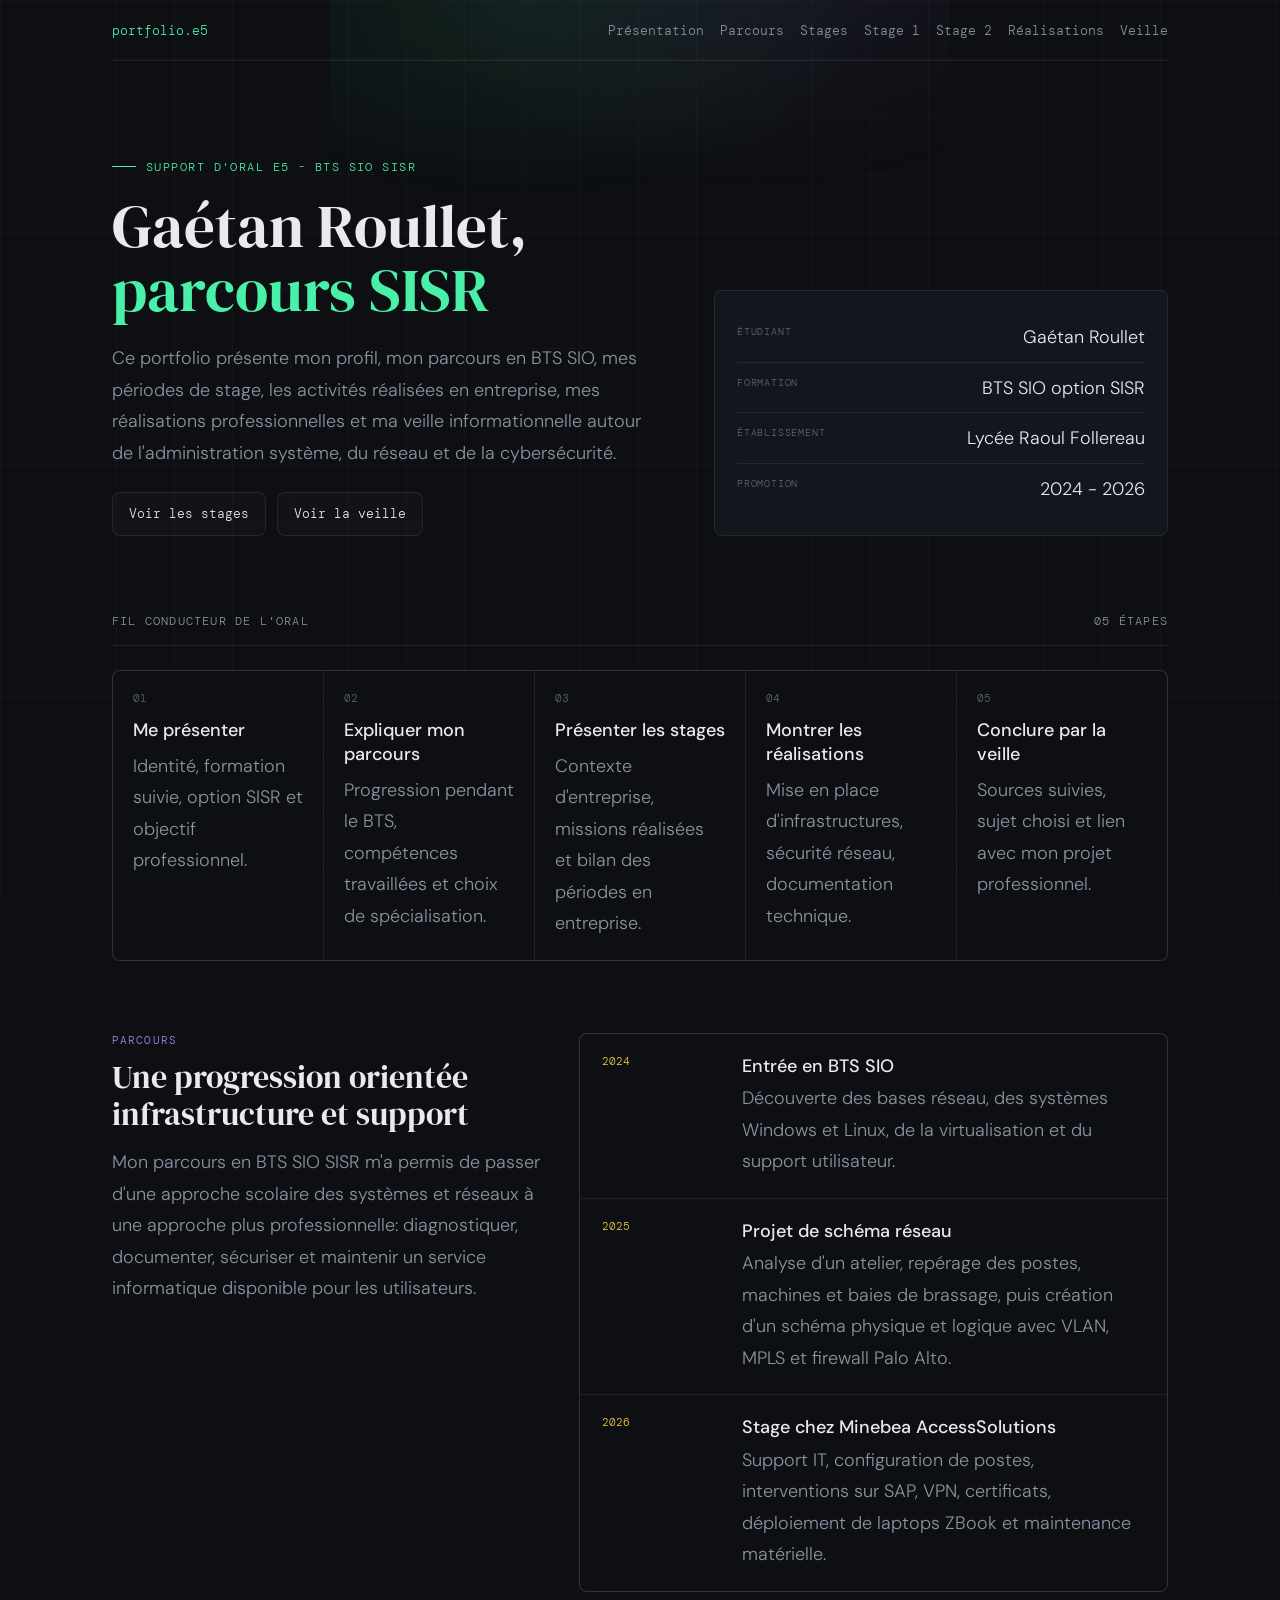
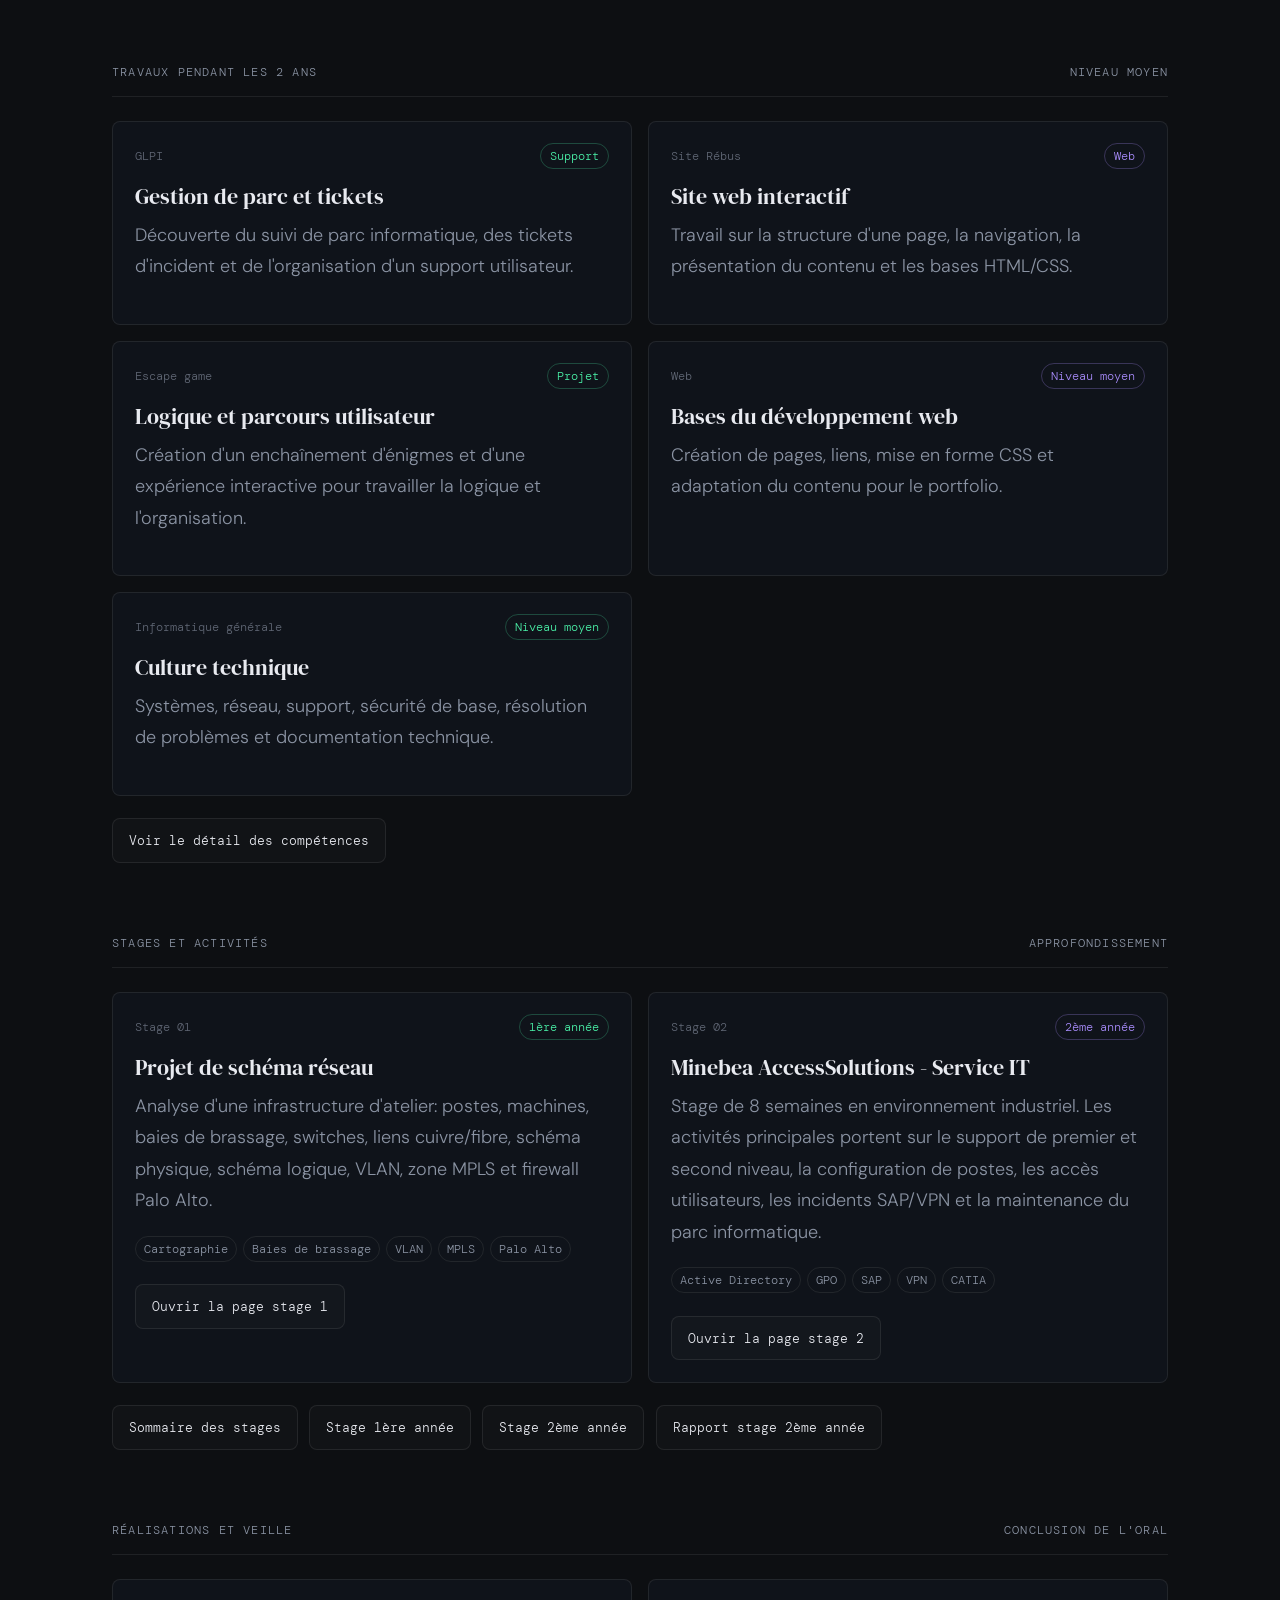
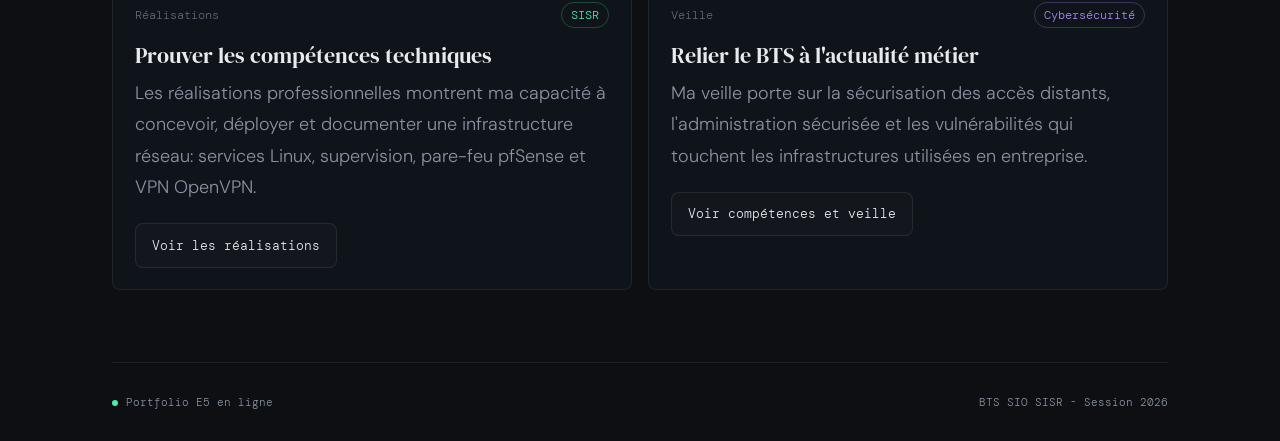
<file: index.html>
<!DOCTYPE html>
<html lang="fr">
<head>
<meta charset="UTF-8">
<meta name="viewport" content="width=device-width, initial-scale=1.0">
<title>Portfolio E5 BTS SIO SISR - Gaétan Roullet</title>
<link rel="icon" href="data:,">
<link href="https://fonts.googleapis.com/css2?family=DM+Serif+Display&family=DM+Mono:wght@400;500&family=DM+Sans:wght@300;400;500;600&display=swap" rel="stylesheet">
<style>
  *, *::before, *::after { box-sizing: border-box; margin: 0; padding: 0; }

  :root {
    --bg: #0d0f12;
    --surface: #151922;
    --surface-soft: #11151d;
    --border: rgba(255,255,255,0.08);
    --accent: #4af0a8;
    --accent2: #a78bfa;
    --accent3: #f7c948;
    --accent4: #60a5fa;
    --text: #e8eaf0;
    --muted: #8a93a3;
    --muted-dark: #5f6674;
  }

  html { scroll-behavior: smooth; }

  body {
    background: var(--bg);
    color: var(--text);
    font-family: 'DM Sans', sans-serif;
    font-weight: 300;
    min-height: 100vh;
    overflow-x: hidden;
  }

  body::before {
    content: '';
    position: fixed;
    inset: 0;
    background-image:
      linear-gradient(rgba(255,255,255,0.025) 1px, transparent 1px),
      linear-gradient(90deg, rgba(255,255,255,0.025) 1px, transparent 1px);
    background-size: 58px 58px;
    pointer-events: none;
    z-index: 0;
  }

  body::after {
    content: '';
    position: fixed;
    top: -180px;
    left: 50%;
    transform: translateX(-50%);
    width: 620px;
    height: 420px;
    background:
      radial-gradient(ellipse at 30% 45%, rgba(74,240,168,0.08), transparent 58%),
      radial-gradient(ellipse at 70% 25%, rgba(167,139,250,0.08), transparent 60%);
    pointer-events: none;
    z-index: 0;
  }

  .wrapper {
    position: relative;
    z-index: 1;
    max-width: 1040px;
    margin: 0 auto;
    padding: 0 2rem;
  }

  nav {
    display: flex;
    align-items: center;
    justify-content: space-between;
    gap: 1.5rem;
    padding: 1.35rem 0;
    border-bottom: 1px solid var(--border);
  }

  .nav-logo {
    font-family: 'DM Mono', monospace;
    font-size: 13px;
    color: var(--accent);
    text-decoration: none;
  }

  .nav-links {
    display: flex;
    gap: 1rem;
    flex-wrap: wrap;
    justify-content: flex-end;
  }

  .nav-links a {
    font-family: 'DM Mono', monospace;
    font-size: 11px;
    color: var(--muted);
    text-decoration: none;
    transition: color 0.2s;
  }

  .nav-links a:hover { color: var(--text); }

  .hero {
    padding: 5.5rem 0 3.8rem;
    display: grid;
    grid-template-columns: minmax(0, 1.1fr) minmax(280px, 0.9fr);
    gap: 3rem;
    align-items: end;
    opacity: 0;
    transform: translateY(18px);
    animation: fadeUp 0.7s ease forwards 0.1s;
  }

  .eyebrow {
    font-family: 'DM Mono', monospace;
    font-size: 11px;
    color: var(--accent);
    text-transform: uppercase;
    letter-spacing: 0.12em;
    margin-bottom: 1.2rem;
    display: inline-flex;
    align-items: center;
    gap: 10px;
  }

  .eyebrow::before {
    content: '';
    width: 24px;
    height: 1px;
    background: currentColor;
  }

  h1 {
    font-family: 'DM Serif Display', serif;
    font-size: 3.8rem;
    font-weight: 400;
    line-height: 1.05;
    letter-spacing: 0;
    margin-bottom: 1.35rem;
  }

  h1 span { color: var(--accent); }

  .hero-sub {
    max-width: 620px;
    color: var(--muted);
    font-size: 16px;
    line-height: 1.75;
  }

  .identity-panel {
    border: 1px solid var(--border);
    border-radius: 8px;
    background: rgba(21,25,34,0.72);
    padding: 1.35rem;
  }

  .identity-row {
    display: flex;
    justify-content: space-between;
    gap: 1rem;
    padding: 0.8rem 0;
    border-bottom: 1px solid var(--border);
  }

  .identity-row:last-child { border-bottom: 0; }

  .identity-label {
    font-family: 'DM Mono', monospace;
    font-size: 10px;
    color: var(--muted-dark);
    text-transform: uppercase;
    letter-spacing: 0.08em;
  }

  .identity-value {
    font-size: 13px;
    color: var(--text);
    text-align: right;
  }

  .section-label {
    font-family: 'DM Mono', monospace;
    font-size: 11px;
    color: var(--muted);
    text-transform: uppercase;
    letter-spacing: 0.1em;
    margin: 1rem 0 1.5rem;
    padding-bottom: 1rem;
    border-bottom: 1px solid var(--border);
    display: flex;
    justify-content: space-between;
    gap: 1rem;
  }

  .oral-flow {
    display: grid;
    grid-template-columns: repeat(5, 1fr);
    gap: 1px;
    background: var(--border);
    border: 1px solid var(--border);
    border-radius: 8px;
    overflow: hidden;
    margin-bottom: 4.5rem;
    opacity: 0;
    transform: translateY(18px);
    animation: fadeUp 0.7s ease forwards 0.25s;
  }

  .flow-step {
    background: rgba(13,15,18,0.96);
    padding: 1.25rem;
    min-height: 132px;
    color: inherit;
    text-decoration: none;
    transition: background 0.2s;
  }

  .flow-step:hover { background: var(--surface); }

  .flow-num {
    font-family: 'DM Mono', monospace;
    font-size: 11px;
    color: var(--muted-dark);
    margin-bottom: 0.8rem;
  }

  .flow-title {
    font-size: 15px;
    font-weight: 500;
    margin-bottom: 0.55rem;
  }

  .flow-text {
    color: var(--muted);
    font-size: 12px;
    line-height: 1.55;
  }

  .content-section {
    margin-bottom: 4.5rem;
    opacity: 0;
    transform: translateY(18px);
    animation: fadeUp 0.7s ease forwards 0.35s;
  }

  .split {
    display: grid;
    grid-template-columns: 0.85fr 1.15fr;
    gap: 2rem;
    align-items: start;
  }

  .section-kicker {
    font-family: 'DM Mono', monospace;
    font-size: 11px;
    color: var(--accent2);
    text-transform: uppercase;
    letter-spacing: 0.1em;
    margin-bottom: 0.8rem;
  }

  h2 {
    font-family: 'DM Serif Display', serif;
    font-size: 2rem;
    font-weight: 400;
    line-height: 1.15;
    letter-spacing: 0;
    margin-bottom: 0.9rem;
  }

  .lead {
    color: var(--muted);
    font-size: 15px;
    line-height: 1.75;
  }

  .timeline {
    display: grid;
    gap: 1px;
    background: var(--border);
    border: 1px solid var(--border);
    border-radius: 8px;
    overflow: hidden;
  }

  .timeline-item {
    background: rgba(13,15,18,0.96);
    padding: 1.25rem 1.35rem;
    display: grid;
    grid-template-columns: 120px 1fr;
    gap: 1.25rem;
  }

  .time {
    font-family: 'DM Mono', monospace;
    font-size: 11px;
    color: var(--accent3);
  }

  .timeline-title {
    font-weight: 500;
    margin-bottom: 0.35rem;
  }

  .timeline-text {
    color: var(--muted);
    font-size: 13px;
    line-height: 1.65;
  }

  .stage-grid, .cards-grid {
    display: grid;
    grid-template-columns: repeat(2, 1fr);
    gap: 1rem;
  }

  .info-card {
    border: 1px solid var(--border);
    border-radius: 8px;
    background: rgba(17,21,29,0.78);
    padding: 1.35rem;
  }

  .card-topline {
    display: flex;
    justify-content: space-between;
    align-items: center;
    gap: 1rem;
    margin-bottom: 1rem;
  }

  .card-num {
    font-family: 'DM Mono', monospace;
    font-size: 11px;
    color: var(--muted-dark);
  }

  .pill {
    font-family: 'DM Mono', monospace;
    font-size: 10px;
    color: var(--accent);
    border: 1px solid rgba(74,240,168,0.25);
    border-radius: 999px;
    padding: 4px 9px;
    white-space: nowrap;
  }

  .pill-purple {
    color: var(--accent2);
    border-color: rgba(167,139,250,0.28);
  }

  .card-title {
    font-family: 'DM Serif Display', serif;
    font-size: 1.35rem;
    font-weight: 400;
    margin-bottom: 0.6rem;
    letter-spacing: 0;
  }

  .card-text {
    color: var(--muted);
    font-size: 13px;
    line-height: 1.65;
    margin-bottom: 1.2rem;
  }

  .tag-list {
    display: flex;
    flex-wrap: wrap;
    gap: 6px;
  }

  .tag {
    font-family: 'DM Mono', monospace;
    font-size: 10px;
    padding: 4px 8px;
    border-radius: 999px;
    border: 1px solid var(--border);
    color: var(--muted);
  }

  .cta-row {
    display: flex;
    flex-wrap: wrap;
    gap: 0.7rem;
    margin-top: 1.4rem;
  }

  .button {
    display: inline-flex;
    align-items: center;
    gap: 8px;
    border: 1px solid var(--border);
    border-radius: 8px;
    padding: 0.7rem 0.9rem;
    color: var(--text);
    text-decoration: none;
    font-family: 'DM Mono', monospace;
    font-size: 11px;
    background: rgba(255,255,255,0.02);
    transition: border-color 0.2s, background 0.2s;
  }

  .button:hover {
    border-color: rgba(255,255,255,0.22);
    background: rgba(255,255,255,0.05);
  }

  footer {
    border-top: 1px solid var(--border);
    padding: 2rem 0;
    display: flex;
    justify-content: space-between;
    align-items: center;
    gap: 1rem;
    font-family: 'DM Mono', monospace;
    font-size: 11px;
    color: var(--muted);
  }

  .dot {
    width: 6px;
    height: 6px;
    border-radius: 50%;
    background: var(--accent);
    display: inline-block;
    margin-right: 8px;
    animation: pulse 2s ease-in-out infinite;
  }

  @keyframes fadeUp {
    to { opacity: 1; transform: translateY(0); }
  }

  @keyframes pulse {
    0%, 100% { opacity: 1; }
    50% { opacity: 0.35; }
  }

  @media (max-width: 860px) {
    .hero, .split { grid-template-columns: 1fr; }
    .hero { padding-top: 4rem; }
    .oral-flow { grid-template-columns: 1fr; }
    .stage-grid, .cards-grid { grid-template-columns: 1fr; }
    .timeline-item { grid-template-columns: 1fr; gap: 0.55rem; }
  }

  @media (max-width: 620px) {
    .wrapper { padding: 0 1.2rem; }
    nav { align-items: flex-start; flex-direction: column; }
    .nav-links { justify-content: flex-start; }
    h1 { font-size: 2.45rem; }
    h2 { font-size: 1.7rem; }
    .identity-row { flex-direction: column; gap: 0.25rem; }
    .identity-value { text-align: left; }
    footer { flex-direction: column; align-items: flex-start; }
  }
</style>
<link rel="stylesheet" href="projection.css">
</head>
<body>
<div class="wrapper">

  <nav>
    <a class="nav-logo" href="index.html">portfolio.e5</a>
    <div class="nav-links" aria-label="Navigation principale">
      <a href="#presentation">Présentation</a>
      <a href="#parcours">Parcours</a>
      <a href="attestations.html">Stages</a>
      <a href="stage1.html">Stage 1</a>
      <a href="stage2.html">Stage 2</a>
      <a href="realisations.html">Réalisations</a>
      <a href="competences.html">Veille</a>
    </div>
  </nav>

  <section class="hero" id="presentation">
    <div>
      <div class="eyebrow">Support d'oral E5 - BTS SIO SISR</div>
      <h1>Gaétan Roullet,<br><span>parcours SISR</span></h1>
      <p class="hero-sub">
        Ce portfolio présente mon profil, mon parcours en BTS SIO, mes périodes de stage,
        les activités réalisées en entreprise, mes réalisations professionnelles et ma veille
        informationnelle autour de l'administration système, du réseau et de la cybersécurité.
      </p>
      <div class="cta-row">
        <a class="button" href="attestations.html">Voir les stages</a>
        <a class="button" href="competences.html">Voir la veille</a>
      </div>
    </div>

    <aside class="identity-panel" aria-label="Identité">
      <div class="identity-row">
        <span class="identity-label">Étudiant</span>
        <span class="identity-value">Gaétan Roullet</span>
      </div>
      <div class="identity-row">
        <span class="identity-label">Formation</span>
        <span class="identity-value">BTS SIO option SISR</span>
      </div>
      <div class="identity-row">
        <span class="identity-label">Établissement</span>
        <span class="identity-value">Lycée Raoul Follereau</span>
      </div>
      <div class="identity-row">
        <span class="identity-label">Promotion</span>
        <span class="identity-value">2024 - 2026</span>
      </div>
    </aside>
  </section>

  <div class="section-label">
    <span>Fil conducteur de l'oral</span>
    <span>05 étapes</span>
  </div>

  <div class="oral-flow">
    <a class="flow-step" href="#presentation">
      <div class="flow-num">01</div>
      <div class="flow-title">Me présenter</div>
      <p class="flow-text">Identité, formation suivie, option SISR et objectif professionnel.</p>
    </a>
    <a class="flow-step" href="#parcours">
      <div class="flow-num">02</div>
      <div class="flow-title">Expliquer mon parcours</div>
      <p class="flow-text">Progression pendant le BTS, compétences travaillées et choix de spécialisation.</p>
    </a>
    <a class="flow-step" href="attestations.html">
      <div class="flow-num">03</div>
      <div class="flow-title">Présenter les stages</div>
      <p class="flow-text">Contexte d'entreprise, missions réalisées et bilan des périodes en entreprise.</p>
    </a>
    <a class="flow-step" href="realisations.html">
      <div class="flow-num">04</div>
      <div class="flow-title">Montrer les réalisations</div>
      <p class="flow-text">Mise en place d'infrastructures, sécurité réseau, documentation technique.</p>
    </a>
    <a class="flow-step" href="competences.html">
      <div class="flow-num">05</div>
      <div class="flow-title">Conclure par la veille</div>
      <p class="flow-text">Sources suivies, sujet choisi et lien avec mon projet professionnel.</p>
    </a>
  </div>

  <section class="content-section split" id="parcours">
    <div>
      <div class="section-kicker">Parcours</div>
      <h2>Une progression orientée infrastructure et support</h2>
      <p class="lead">
        Mon parcours en BTS SIO SISR m'a permis de passer d'une approche scolaire des systèmes
        et réseaux à une approche plus professionnelle: diagnostiquer, documenter, sécuriser
        et maintenir un service informatique disponible pour les utilisateurs.
      </p>
    </div>

    <div class="timeline">
      <div class="timeline-item">
        <div class="time">2024</div>
        <div>
          <div class="timeline-title">Entrée en BTS SIO</div>
          <p class="timeline-text">Découverte des bases réseau, des systèmes Windows et Linux, de la virtualisation et du support utilisateur.</p>
        </div>
      </div>
      <div class="timeline-item">
        <div class="time">2025</div>
        <div>
          <div class="timeline-title">Projet de schéma réseau</div>
          <p class="timeline-text">Analyse d'un atelier, repérage des postes, machines et baies de brassage, puis création d'un schéma physique et logique avec VLAN, MPLS et firewall Palo Alto.</p>
        </div>
      </div>
      <div class="timeline-item">
        <div class="time">2026</div>
        <div>
          <div class="timeline-title">Stage chez Minebea AccessSolutions</div>
          <p class="timeline-text">Support IT, configuration de postes, interventions sur SAP, VPN, certificats, déploiement de laptops ZBook et maintenance matérielle.</p>
        </div>
      </div>
    </div>
  </section>

  <section class="content-section" id="travaux">
    <div class="section-label">
      <span>Travaux pendant les 2 ans</span>
      <span>Niveau moyen</span>
    </div>

    <div class="cards-grid">
      <article class="info-card">
        <div class="card-topline">
          <span class="card-num">GLPI</span>
          <span class="pill">Support</span>
        </div>
        <h2 class="card-title">Gestion de parc et tickets</h2>
        <p class="card-text">Découverte du suivi de parc informatique, des tickets d'incident et de l'organisation d'un support utilisateur.</p>
      </article>

      <article class="info-card">
        <div class="card-topline">
          <span class="card-num">Site Rébus</span>
          <span class="pill pill-purple">Web</span>
        </div>
        <h2 class="card-title">Site web interactif</h2>
        <p class="card-text">Travail sur la structure d'une page, la navigation, la présentation du contenu et les bases HTML/CSS.</p>
      </article>

      <article class="info-card">
        <div class="card-topline">
          <span class="card-num">Escape game</span>
          <span class="pill">Projet</span>
        </div>
        <h2 class="card-title">Logique et parcours utilisateur</h2>
        <p class="card-text">Création d'un enchaînement d'énigmes et d'une expérience interactive pour travailler la logique et l'organisation.</p>
      </article>

      <article class="info-card">
        <div class="card-topline">
          <span class="card-num">Web</span>
          <span class="pill pill-purple">Niveau moyen</span>
        </div>
        <h2 class="card-title">Bases du développement web</h2>
        <p class="card-text">Création de pages, liens, mise en forme CSS et adaptation du contenu pour le portfolio.</p>
      </article>

      <article class="info-card">
        <div class="card-topline">
          <span class="card-num">Informatique générale</span>
          <span class="pill">Niveau moyen</span>
        </div>
        <h2 class="card-title">Culture technique</h2>
        <p class="card-text">Systèmes, réseau, support, sécurité de base, résolution de problèmes et documentation technique.</p>
      </article>
    </div>

    <div class="cta-row">
      <a class="button" href="competences.html">Voir le détail des compétences</a>
    </div>
  </section>

  <section class="content-section" id="stages">
    <div class="section-label">
      <span>Stages et activités</span>
      <span>Approfondissement</span>
    </div>

    <div class="stage-grid">
      <article class="info-card">
        <div class="card-topline">
          <span class="card-num">Stage 01</span>
          <span class="pill">1ère année</span>
        </div>
        <h2 class="card-title">Projet de schéma réseau</h2>
        <p class="card-text">
          Analyse d'une infrastructure d'atelier: postes, machines, baies de brassage,
          switches, liens cuivre/fibre, schéma physique, schéma logique, VLAN, zone MPLS
          et firewall Palo Alto.
        </p>
        <div class="tag-list">
          <span class="tag">Cartographie</span>
          <span class="tag">Baies de brassage</span>
          <span class="tag">VLAN</span>
          <span class="tag">MPLS</span>
          <span class="tag">Palo Alto</span>
        </div>
        <div class="cta-row">
          <a class="button" href="stage1.html">Ouvrir la page stage 1</a>
        </div>
      </article>

      <article class="info-card">
        <div class="card-topline">
          <span class="card-num">Stage 02</span>
          <span class="pill pill-purple">2ème année</span>
        </div>
        <h2 class="card-title">Minebea AccessSolutions - Service IT</h2>
        <p class="card-text">
          Stage de 8 semaines en environnement industriel. Les activités principales portent sur
          le support de premier et second niveau, la configuration de postes, les accès utilisateurs,
          les incidents SAP/VPN et la maintenance du parc informatique.
        </p>
        <div class="tag-list">
          <span class="tag">Active Directory</span>
          <span class="tag">GPO</span>
          <span class="tag">SAP</span>
          <span class="tag">VPN</span>
          <span class="tag">CATIA</span>
        </div>
        <div class="cta-row">
          <a class="button" href="stage2.html">Ouvrir la page stage 2</a>
        </div>
      </article>
    </div>

    <div class="cta-row">
      <a class="button" href="attestations.html">Sommaire des stages</a>
      <a class="button" href="stage1.html">Stage 1ère année</a>
      <a class="button" href="stage2.html">Stage 2ème année</a>
      <a class="button" href="rapport_stage_roullet_gaetan2eme.pdf">Rapport stage 2ème année</a>
    </div>
  </section>

  <section class="content-section">
    <div class="section-label">
      <span>Réalisations et veille</span>
      <span>Conclusion de l'oral</span>
    </div>

    <div class="cards-grid">
      <article class="info-card">
        <div class="card-topline">
          <span class="card-num">Réalisations</span>
          <span class="pill">SISR</span>
        </div>
        <h2 class="card-title">Prouver les compétences techniques</h2>
        <p class="card-text">
          Les réalisations professionnelles montrent ma capacité à concevoir, déployer et documenter
          une infrastructure réseau: services Linux, supervision, pare-feu pfSense et VPN OpenVPN.
        </p>
        <a class="button" href="realisations.html">Voir les réalisations</a>
      </article>

      <article class="info-card">
        <div class="card-topline">
          <span class="card-num">Veille</span>
          <span class="pill pill-purple">Cybersécurité</span>
        </div>
        <h2 class="card-title">Relier le BTS à l'actualité métier</h2>
        <p class="card-text">
          Ma veille porte sur la sécurisation des accès distants, l'administration sécurisée
          et les vulnérabilités qui touchent les infrastructures utilisées en entreprise.
        </p>
        <a class="button" href="competences.html">Voir compétences et veille</a>
      </article>
    </div>
  </section>

  <footer>
    <span><span class="dot"></span>Portfolio E5 en ligne</span>
    <span>BTS SIO SISR - Session 2026</span>
  </footer>

</div>
</body>
</html>
</file>
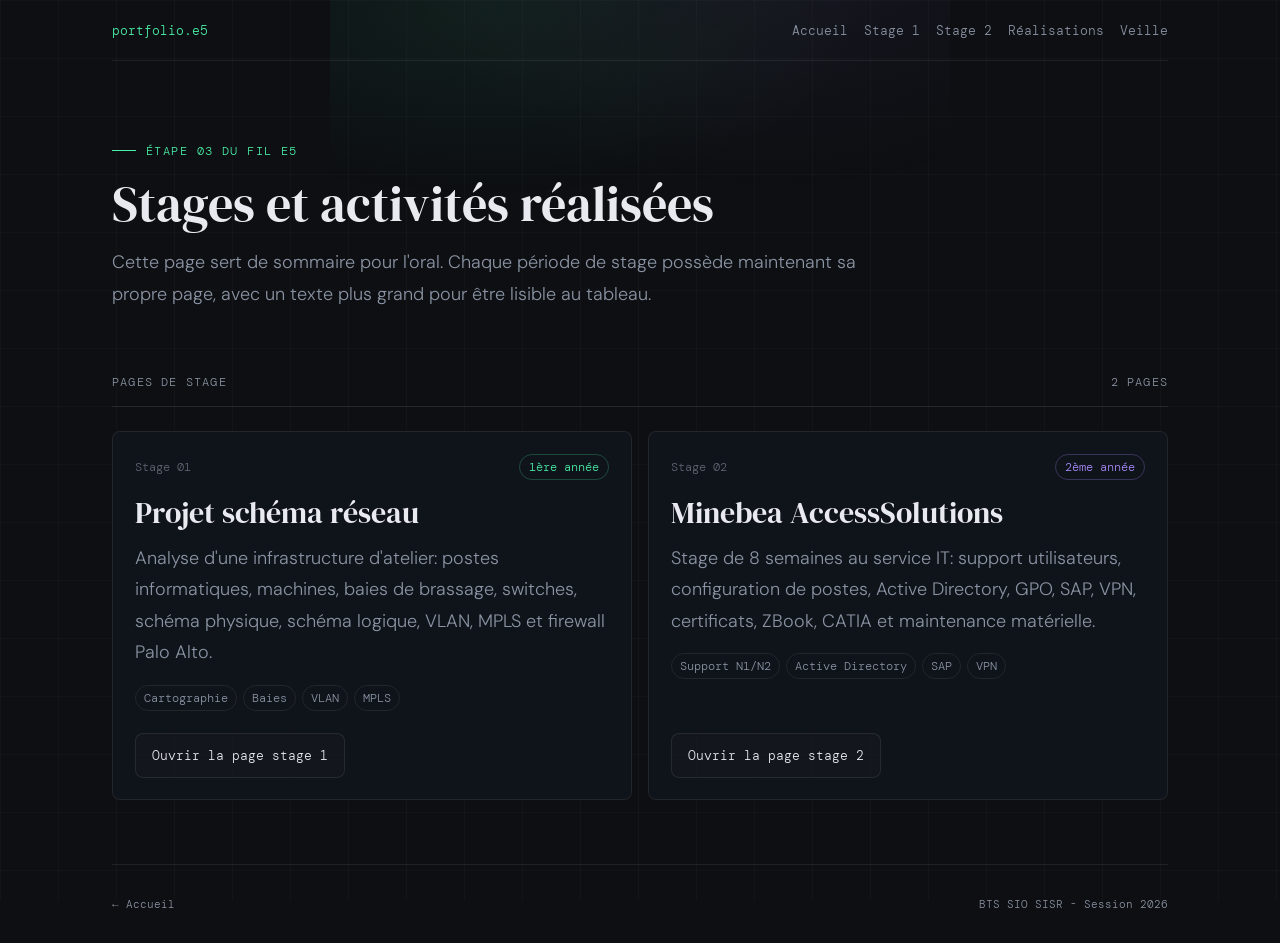
<file: attestations.html>
<!DOCTYPE html>
<html lang="fr">
<head>
<meta charset="UTF-8">
<meta name="viewport" content="width=device-width, initial-scale=1.0">
<title>Stages - Portfolio E5 SISR</title>
<link rel="icon" href="data:,">
<link href="https://fonts.googleapis.com/css2?family=DM+Serif+Display&family=DM+Mono:wght@400;500&family=DM+Sans:wght@300;400;500;600&display=swap" rel="stylesheet">
<style>
  *, *::before, *::after { box-sizing: border-box; margin: 0; padding: 0; }

  :root {
    --bg: #0d0f12;
    --surface: #151922;
    --border: rgba(255,255,255,0.08);
    --accent: #4af0a8;
    --accent2: #a78bfa;
    --text: #e8eaf0;
    --muted: #8a93a3;
    --muted-dark: #5f6674;
  }

  html { scroll-behavior: smooth; }

  body {
    background: var(--bg);
    color: var(--text);
    font-family: 'DM Sans', sans-serif;
    font-weight: 300;
    min-height: 100vh;
    overflow-x: hidden;
  }

  body::before {
    content: '';
    position: fixed;
    inset: 0;
    background-image:
      linear-gradient(rgba(255,255,255,0.025) 1px, transparent 1px),
      linear-gradient(90deg, rgba(255,255,255,0.025) 1px, transparent 1px);
    background-size: 58px 58px;
    pointer-events: none;
    z-index: 0;
  }

  body::after {
    content: '';
    position: fixed;
    top: -180px;
    left: 50%;
    transform: translateX(-50%);
    width: 620px;
    height: 420px;
    background:
      radial-gradient(ellipse at 25% 45%, rgba(74,240,168,0.07), transparent 58%),
      radial-gradient(ellipse at 72% 25%, rgba(167,139,250,0.07), transparent 60%);
    pointer-events: none;
    z-index: 0;
  }

  .wrapper {
    position: relative;
    z-index: 1;
    max-width: 1040px;
    margin: 0 auto;
    padding: 0 2rem;
  }

  nav {
    display: flex;
    align-items: center;
    justify-content: space-between;
    gap: 1.5rem;
    padding: 1.35rem 0;
    border-bottom: 1px solid var(--border);
  }

  .nav-logo {
    font-family: 'DM Mono', monospace;
    font-size: 13px;
    color: var(--accent);
    text-decoration: none;
  }

  .nav-links {
    display: flex;
    gap: 1rem;
    flex-wrap: wrap;
    justify-content: flex-end;
  }

  .nav-links a {
    font-family: 'DM Mono', monospace;
    font-size: 11px;
    color: var(--muted);
    text-decoration: none;
    transition: color 0.2s;
  }

  .nav-links a:hover { color: var(--text); }

  .hero {
    padding: 4.5rem 0 3rem;
    max-width: 780px;
    opacity: 0;
    transform: translateY(18px);
    animation: fadeUp 0.7s ease forwards 0.1s;
  }

  .eyebrow {
    font-family: 'DM Mono', monospace;
    font-size: 11px;
    color: var(--accent);
    text-transform: uppercase;
    letter-spacing: 0.12em;
    margin-bottom: 1.2rem;
    display: inline-flex;
    align-items: center;
    gap: 10px;
  }

  .eyebrow::before {
    content: '';
    width: 24px;
    height: 1px;
    background: currentColor;
  }

  h1 {
    font-family: 'DM Serif Display', serif;
    font-size: 3.1rem;
    font-weight: 400;
    line-height: 1.08;
    letter-spacing: 0;
    margin-bottom: 1rem;
  }

  h2 {
    font-family: 'DM Serif Display', serif;
    font-size: 1.9rem;
    font-weight: 400;
    line-height: 1.14;
    letter-spacing: 0;
    margin-bottom: 0.75rem;
  }

  .hero-sub,
  .card-text {
    color: var(--muted);
    font-size: 13px;
    line-height: 1.75;
  }

  .section-label {
    font-family: 'DM Mono', monospace;
    font-size: 11px;
    color: var(--muted);
    text-transform: uppercase;
    letter-spacing: 0.1em;
    margin: 1rem 0 1.5rem;
    padding-bottom: 1rem;
    border-bottom: 1px solid var(--border);
    display: flex;
    justify-content: space-between;
    gap: 1rem;
  }

  .stage-grid {
    display: grid;
    grid-template-columns: repeat(2, 1fr);
    gap: 1rem;
    margin-bottom: 4rem;
  }

  .stage-card {
    display: flex;
    flex-direction: column;
    border: 1px solid var(--border);
    border-radius: 8px;
    background: rgba(17,21,29,0.78);
    padding: 1.35rem;
    color: inherit;
    text-decoration: none;
    opacity: 0;
    transform: translateY(16px);
    animation: fadeUp 0.7s ease forwards 0.2s;
    transition: background 0.2s, border-color 0.2s;
  }

  .stage-card:hover {
    background: var(--surface);
    border-color: rgba(255,255,255,0.18);
  }

  .card-topline {
    display: flex;
    align-items: center;
    justify-content: space-between;
    gap: 1rem;
    margin-bottom: 1rem;
  }

  .card-num {
    font-family: 'DM Mono', monospace;
    font-size: 11px;
    color: var(--muted-dark);
  }

  .pill {
    font-family: 'DM Mono', monospace;
    font-size: 10px;
    color: var(--accent);
    border: 1px solid rgba(74,240,168,0.25);
    border-radius: 999px;
    padding: 4px 9px;
    white-space: nowrap;
  }

  .pill-purple {
    color: var(--accent2);
    border-color: rgba(167,139,250,0.28);
  }

  .tag-list {
    display: flex;
    flex-wrap: wrap;
    gap: 6px;
    margin-top: 1rem;
  }

  .tag {
    font-family: 'DM Mono', monospace;
    font-size: 10px;
    padding: 4px 8px;
    border-radius: 999px;
    border: 1px solid var(--border);
    color: var(--muted);
  }

  .button-row {
    display: flex;
    flex-wrap: wrap;
    gap: 0.7rem;
    margin-top: auto;
    padding-top: 1.4rem;
  }

  .button {
    display: inline-flex;
    align-items: center;
    border: 1px solid var(--border);
    border-radius: 8px;
    padding: 0.7rem 0.9rem;
    color: var(--text);
    text-decoration: none;
    font-family: 'DM Mono', monospace;
    font-size: 11px;
    background: rgba(255,255,255,0.02);
  }

  footer {
    border-top: 1px solid var(--border);
    padding: 2rem 0;
    display: flex;
    justify-content: space-between;
    align-items: center;
    gap: 1rem;
    font-family: 'DM Mono', monospace;
    font-size: 11px;
    color: var(--muted);
  }

  footer a {
    color: var(--muted);
    text-decoration: none;
  }

  footer a:hover { color: var(--text); }

  @keyframes fadeUp {
    to { opacity: 1; transform: translateY(0); }
  }

  @media (max-width: 860px) {
    .stage-grid { grid-template-columns: 1fr; }
  }

  @media (max-width: 620px) {
    .wrapper { padding: 0 1.2rem; }
    nav { align-items: flex-start; flex-direction: column; }
    .nav-links { justify-content: flex-start; }
    h1 { font-size: 2.35rem; }
    footer { flex-direction: column; align-items: flex-start; }
  }
</style>
<link rel="stylesheet" href="projection.css">
</head>
<body>
<div class="wrapper">

  <nav>
    <a href="index.html" class="nav-logo">portfolio.e5</a>
    <div class="nav-links" aria-label="Navigation principale">
      <a href="index.html">Accueil</a>
      <a href="stage1.html">Stage 1</a>
      <a href="stage2.html">Stage 2</a>
      <a href="realisations.html">Réalisations</a>
      <a href="competences.html">Veille</a>
    </div>
  </nav>

  <section class="hero">
    <div class="eyebrow">Étape 03 du fil E5</div>
    <h1>Stages et activités réalisées</h1>
    <p class="hero-sub">
      Cette page sert de sommaire pour l'oral. Chaque période de stage possède maintenant
      sa propre page, avec un texte plus grand pour être lisible au tableau.
    </p>
  </section>

  <div class="section-label">
    <span>Pages de stage</span>
    <span>2 pages</span>
  </div>

  <div class="stage-grid">
    <a class="stage-card" href="stage1.html">
      <div class="card-topline">
        <span class="card-num">Stage 01</span>
        <span class="pill">1ère année</span>
      </div>
      <h2>Projet schéma réseau</h2>
      <p class="card-text">
        Analyse d'une infrastructure d'atelier: postes informatiques, machines, baies de brassage,
        switches, schéma physique, schéma logique, VLAN, MPLS et firewall Palo Alto.
      </p>
      <div class="tag-list">
        <span class="tag">Cartographie</span>
        <span class="tag">Baies</span>
        <span class="tag">VLAN</span>
        <span class="tag">MPLS</span>
      </div>
      <div class="button-row">
        <span class="button">Ouvrir la page stage 1</span>
      </div>
    </a>

    <a class="stage-card" href="stage2.html">
      <div class="card-topline">
        <span class="card-num">Stage 02</span>
        <span class="pill pill-purple">2ème année</span>
      </div>
      <h2>Minebea AccessSolutions</h2>
      <p class="card-text">
        Stage de 8 semaines au service IT: support utilisateurs, configuration de postes,
        Active Directory, GPO, SAP, VPN, certificats, ZBook, CATIA et maintenance matérielle.
      </p>
      <div class="tag-list">
        <span class="tag">Support N1/N2</span>
        <span class="tag">Active Directory</span>
        <span class="tag">SAP</span>
        <span class="tag">VPN</span>
      </div>
      <div class="button-row">
        <span class="button">Ouvrir la page stage 2</span>
      </div>
    </a>
  </div>

  <footer>
    <a href="index.html">← Accueil</a>
    <span>BTS SIO SISR - Session 2026</span>
  </footer>

</div>
</body>
</html>
</file>
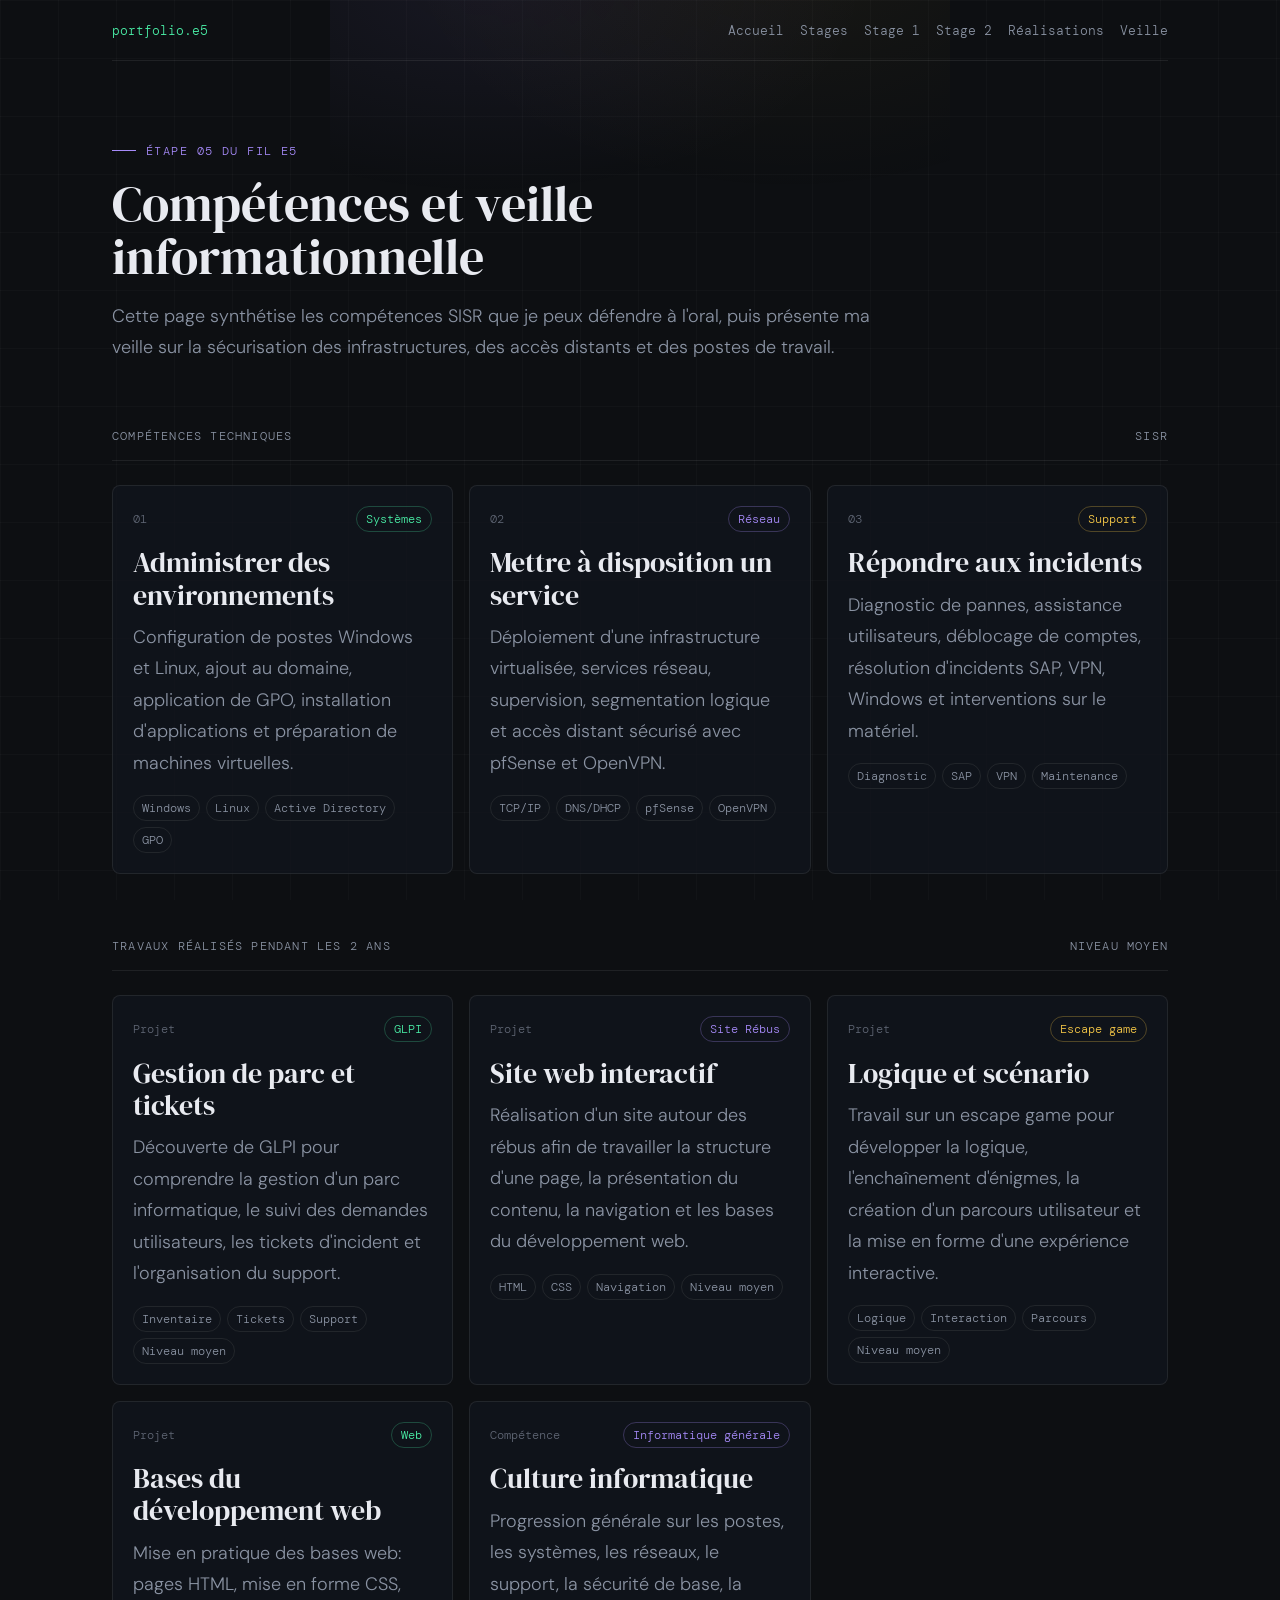
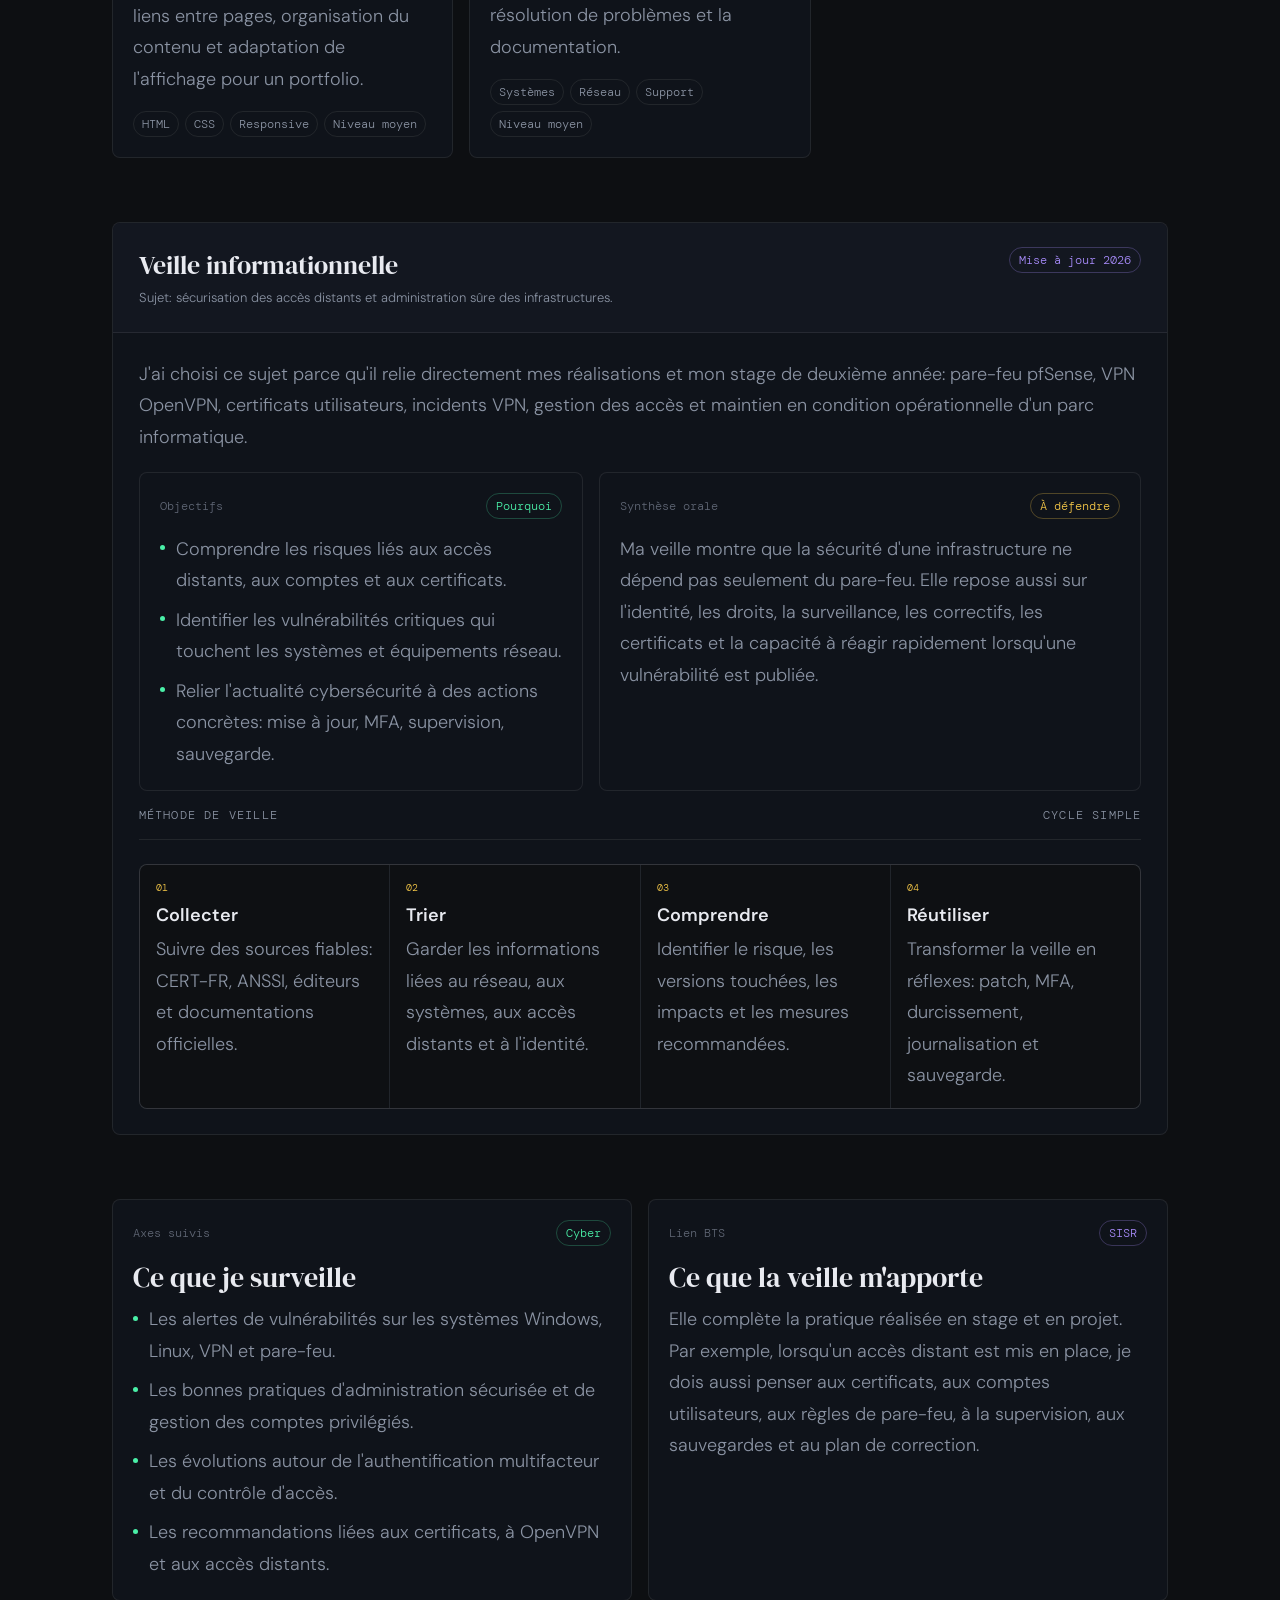
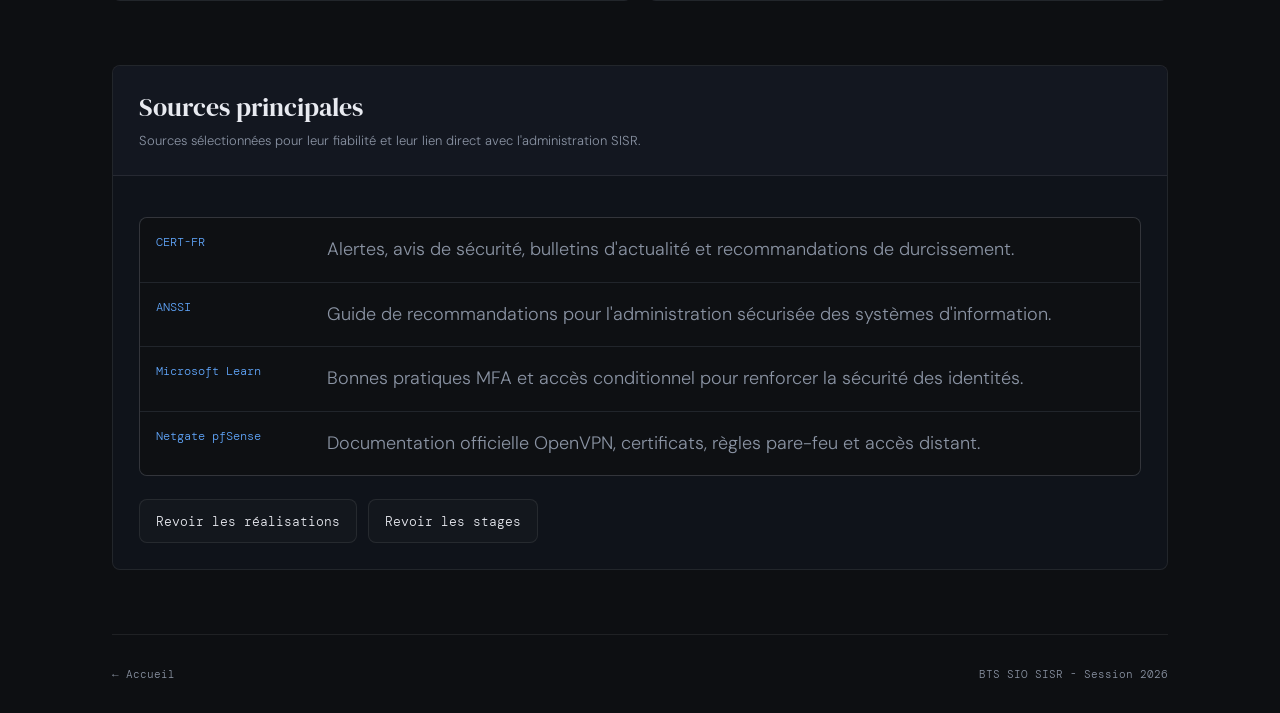
<file: competences.html>
<!DOCTYPE html>
<html lang="fr">
<head>
<meta charset="UTF-8">
<meta name="viewport" content="width=device-width, initial-scale=1.0">
<title>Compétences et veille informationnelle - Portfolio E5 SISR</title>
<link rel="icon" href="data:,">
<link href="https://fonts.googleapis.com/css2?family=DM+Serif+Display&family=DM+Mono:wght@400;500&family=DM+Sans:wght@300;400;500;600&display=swap" rel="stylesheet">
<style>
  *, *::before, *::after { box-sizing: border-box; margin: 0; padding: 0; }

  :root {
    --bg: #0d0f12;
    --surface: #151922;
    --surface-soft: #11151d;
    --border: rgba(255,255,255,0.08);
    --accent: #4af0a8;
    --accent2: #a78bfa;
    --accent3: #f7c948;
    --accent4: #60a5fa;
    --text: #e8eaf0;
    --muted: #8a93a3;
    --muted-dark: #5f6674;
  }

  html { scroll-behavior: smooth; }

  body {
    background: var(--bg);
    color: var(--text);
    font-family: 'DM Sans', sans-serif;
    font-weight: 300;
    min-height: 100vh;
    overflow-x: hidden;
  }

  body::before {
    content: '';
    position: fixed;
    inset: 0;
    background-image:
      linear-gradient(rgba(255,255,255,0.025) 1px, transparent 1px),
      linear-gradient(90deg, rgba(255,255,255,0.025) 1px, transparent 1px);
    background-size: 58px 58px;
    pointer-events: none;
    z-index: 0;
  }

  body::after {
    content: '';
    position: fixed;
    top: -180px;
    left: 50%;
    transform: translateX(-50%);
    width: 620px;
    height: 420px;
    background:
      radial-gradient(ellipse at 25% 40%, rgba(167,139,250,0.07), transparent 58%),
      radial-gradient(ellipse at 74% 28%, rgba(247,201,72,0.05), transparent 60%);
    pointer-events: none;
    z-index: 0;
  }

  .wrapper {
    position: relative;
    z-index: 1;
    max-width: 1040px;
    margin: 0 auto;
    padding: 0 2rem;
  }

  nav {
    display: flex;
    align-items: center;
    justify-content: space-between;
    gap: 1.5rem;
    padding: 1.35rem 0;
    border-bottom: 1px solid var(--border);
  }

  .nav-logo {
    font-family: 'DM Mono', monospace;
    font-size: 13px;
    color: var(--accent);
    text-decoration: none;
  }

  .nav-links {
    display: flex;
    gap: 1rem;
    flex-wrap: wrap;
    justify-content: flex-end;
  }

  .nav-links a {
    font-family: 'DM Mono', monospace;
    font-size: 11px;
    color: var(--muted);
    text-decoration: none;
    transition: color 0.2s;
  }

  .nav-links a:hover { color: var(--text); }

  .hero {
    padding: 4.5rem 0 3rem;
    max-width: 760px;
    opacity: 0;
    transform: translateY(18px);
    animation: fadeUp 0.7s ease forwards 0.1s;
  }

  .eyebrow {
    font-family: 'DM Mono', monospace;
    font-size: 11px;
    color: var(--accent2);
    text-transform: uppercase;
    letter-spacing: 0.12em;
    margin-bottom: 1.2rem;
    display: inline-flex;
    align-items: center;
    gap: 10px;
  }

  .eyebrow::before {
    content: '';
    width: 24px;
    height: 1px;
    background: currentColor;
  }

  h1 {
    font-family: 'DM Serif Display', serif;
    font-size: 3.1rem;
    font-weight: 400;
    line-height: 1.08;
    letter-spacing: 0;
    margin-bottom: 1rem;
  }

  h2 {
    font-family: 'DM Serif Display', serif;
    font-size: 1.75rem;
    font-weight: 400;
    line-height: 1.15;
    letter-spacing: 0;
    margin-bottom: 0.7rem;
  }

  h3 {
    font-size: 15px;
    font-weight: 600;
    margin-bottom: 0.45rem;
  }

  .hero-sub, .text, li {
    color: var(--muted);
    font-size: 13px;
    line-height: 1.75;
  }

  .hero-sub {
    font-size: 15px;
  }

  .section-label {
    font-family: 'DM Mono', monospace;
    font-size: 11px;
    color: var(--muted);
    text-transform: uppercase;
    letter-spacing: 0.1em;
    margin: 1rem 0 1.5rem;
    padding-bottom: 1rem;
    border-bottom: 1px solid var(--border);
    display: flex;
    justify-content: space-between;
    gap: 1rem;
  }

  .grid-3, .grid-2 {
    display: grid;
    gap: 1rem;
    margin-bottom: 4rem;
  }

  .grid-3 { grid-template-columns: repeat(3, 1fr); }
  .grid-2 { grid-template-columns: repeat(2, 1fr); }

  .card {
    border: 1px solid var(--border);
    border-radius: 8px;
    background: rgba(17,21,29,0.78);
    padding: 1.25rem;
    opacity: 0;
    transform: translateY(16px);
    animation: fadeUp 0.7s ease forwards 0.2s;
  }

  .card:nth-child(2) { animation-delay: 0.28s; }
  .card:nth-child(3) { animation-delay: 0.36s; }

  .card-topline {
    display: flex;
    align-items: center;
    justify-content: space-between;
    gap: 1rem;
    margin-bottom: 0.9rem;
  }

  .card-num {
    font-family: 'DM Mono', monospace;
    font-size: 11px;
    color: var(--muted-dark);
  }

  .pill {
    font-family: 'DM Mono', monospace;
    font-size: 10px;
    color: var(--accent);
    border: 1px solid rgba(74,240,168,0.25);
    border-radius: 999px;
    padding: 4px 9px;
    white-space: nowrap;
  }

  .pill-purple {
    color: var(--accent2);
    border-color: rgba(167,139,250,0.28);
  }

  .pill-yellow {
    color: var(--accent3);
    border-color: rgba(247,201,72,0.28);
  }

  .tag-list {
    display: flex;
    flex-wrap: wrap;
    gap: 6px;
    margin-top: 1rem;
  }

  .tag {
    font-family: 'DM Mono', monospace;
    font-size: 10px;
    padding: 4px 8px;
    border-radius: 999px;
    border: 1px solid var(--border);
    color: var(--muted);
  }

  .panel {
    border: 1px solid var(--border);
    border-radius: 8px;
    background: rgba(17,21,29,0.78);
    margin-bottom: 4rem;
    overflow: hidden;
    opacity: 0;
    transform: translateY(16px);
    animation: fadeUp 0.7s ease forwards 0.25s;
  }

  .panel-header {
    padding: 1.45rem 1.6rem;
    border-bottom: 1px solid var(--border);
    background: rgba(21,25,34,0.84);
    display: flex;
    align-items: flex-start;
    justify-content: space-between;
    gap: 1rem;
  }

  .panel-title {
    font-family: 'DM Serif Display', serif;
    font-size: 1.65rem;
    font-weight: 400;
    letter-spacing: 0;
    margin-bottom: 0.35rem;
  }

  .panel-meta {
    color: var(--muted);
    font-size: 13px;
    line-height: 1.6;
  }

  .panel-body {
    padding: 1.6rem;
  }

  .watch-grid {
    display: grid;
    grid-template-columns: 0.9fr 1.1fr;
    gap: 1rem;
    margin-top: 1.2rem;
  }

  ul {
    list-style: none;
    display: grid;
    gap: 0.5rem;
  }

  li {
    position: relative;
    padding-left: 1rem;
  }

  li::before {
    content: '';
    position: absolute;
    left: 0;
    top: 0.72rem;
    width: 5px;
    height: 5px;
    border-radius: 50%;
    background: var(--accent);
  }

  .source-list {
    display: grid;
    gap: 1px;
    background: var(--border);
    border: 1px solid var(--border);
    border-radius: 8px;
    overflow: hidden;
    margin-top: 1rem;
  }

  .source {
    display: grid;
    grid-template-columns: 155px 1fr;
    gap: 1rem;
    padding: 1rem;
    background: rgba(13,15,18,0.95);
    color: inherit;
    text-decoration: none;
    transition: background 0.2s;
  }

  .source:hover { background: var(--surface); }

  .source-name {
    font-family: 'DM Mono', monospace;
    font-size: 11px;
    color: var(--accent4);
  }

  .source-desc {
    color: var(--muted);
    font-size: 13px;
    line-height: 1.6;
  }

  .method {
    display: grid;
    grid-template-columns: repeat(4, 1fr);
    gap: 1px;
    background: var(--border);
    border: 1px solid var(--border);
    border-radius: 8px;
    overflow: hidden;
    margin-top: 1rem;
  }

  .method-step {
    background: rgba(13,15,18,0.95);
    padding: 1rem;
  }

  .method-num {
    font-family: 'DM Mono', monospace;
    font-size: 10px;
    color: var(--accent3);
    margin-bottom: 0.55rem;
  }

  .button-row {
    display: flex;
    flex-wrap: wrap;
    gap: 0.7rem;
    margin-top: 1.4rem;
  }

  .button {
    display: inline-flex;
    align-items: center;
    gap: 8px;
    border: 1px solid var(--border);
    border-radius: 8px;
    padding: 0.7rem 0.9rem;
    color: var(--text);
    text-decoration: none;
    font-family: 'DM Mono', monospace;
    font-size: 11px;
    background: rgba(255,255,255,0.02);
    transition: border-color 0.2s, background 0.2s;
  }

  .button:hover {
    border-color: rgba(255,255,255,0.22);
    background: rgba(255,255,255,0.05);
  }

  footer {
    border-top: 1px solid var(--border);
    padding: 2rem 0;
    display: flex;
    justify-content: space-between;
    align-items: center;
    gap: 1rem;
    font-family: 'DM Mono', monospace;
    font-size: 11px;
    color: var(--muted);
  }

  footer a {
    color: var(--muted);
    text-decoration: none;
  }

  footer a:hover { color: var(--text); }

  @keyframes fadeUp {
    to { opacity: 1; transform: translateY(0); }
  }

  @media (max-width: 920px) {
    .grid-3, .grid-2, .watch-grid, .method { grid-template-columns: 1fr; }
    .source { grid-template-columns: 1fr; gap: 0.4rem; }
  }

  @media (max-width: 620px) {
    .wrapper { padding: 0 1.2rem; }
    nav { align-items: flex-start; flex-direction: column; }
    .nav-links { justify-content: flex-start; }
    h1 { font-size: 2.35rem; }
    .panel-header { flex-direction: column; }
    footer { flex-direction: column; align-items: flex-start; }
  }
</style>
<link rel="stylesheet" href="projection.css">
</head>
<body>
<div class="wrapper">

  <nav>
    <a href="index.html" class="nav-logo">portfolio.e5</a>
    <div class="nav-links" aria-label="Navigation principale">
      <a href="index.html">Accueil</a>
      <a href="attestations.html">Stages</a>
      <a href="stage1.html">Stage 1</a>
      <a href="stage2.html">Stage 2</a>
      <a href="realisations.html">Réalisations</a>
      <a href="#veille">Veille</a>
    </div>
  </nav>

  <section class="hero">
    <div class="eyebrow">Étape 05 du fil E5</div>
    <h1>Compétences et veille informationnelle</h1>
    <p class="hero-sub">
      Cette page synthétise les compétences SISR que je peux défendre à l'oral, puis présente
      ma veille sur la sécurisation des infrastructures, des accès distants et des postes de travail.
    </p>
  </section>

  <div class="section-label">
    <span>Compétences techniques</span>
    <span>SISR</span>
  </div>

  <section class="grid-3">
    <article class="card">
      <div class="card-topline">
        <span class="card-num">01</span>
        <span class="pill">Systèmes</span>
      </div>
      <h2>Administrer des environnements</h2>
      <p class="text">
        Configuration de postes Windows et Linux, ajout au domaine, application de GPO,
        installation d'applications et préparation de machines virtuelles.
      </p>
      <div class="tag-list">
        <span class="tag">Windows</span>
        <span class="tag">Linux</span>
        <span class="tag">Active Directory</span>
        <span class="tag">GPO</span>
      </div>
    </article>

    <article class="card">
      <div class="card-topline">
        <span class="card-num">02</span>
        <span class="pill pill-purple">Réseau</span>
      </div>
      <h2>Mettre à disposition un service</h2>
      <p class="text">
        Déploiement d'une infrastructure virtualisée, services réseau, supervision,
        segmentation logique et accès distant sécurisé avec pfSense et OpenVPN.
      </p>
      <div class="tag-list">
        <span class="tag">TCP/IP</span>
        <span class="tag">DNS/DHCP</span>
        <span class="tag">pfSense</span>
        <span class="tag">OpenVPN</span>
      </div>
    </article>

    <article class="card">
      <div class="card-topline">
        <span class="card-num">03</span>
        <span class="pill pill-yellow">Support</span>
      </div>
      <h2>Répondre aux incidents</h2>
      <p class="text">
        Diagnostic de pannes, assistance utilisateurs, déblocage de comptes, résolution
        d'incidents SAP, VPN, Windows et interventions sur le matériel.
      </p>
      <div class="tag-list">
        <span class="tag">Diagnostic</span>
        <span class="tag">SAP</span>
        <span class="tag">VPN</span>
        <span class="tag">Maintenance</span>
      </div>
    </article>
  </section>

  <div class="section-label">
    <span>Travaux réalisés pendant les 2 ans</span>
    <span>Niveau moyen</span>
  </div>

  <section class="grid-3">
    <article class="card">
      <div class="card-topline">
        <span class="card-num">Projet</span>
        <span class="pill">GLPI</span>
      </div>
      <h2>Gestion de parc et tickets</h2>
      <p class="text">
        Découverte de GLPI pour comprendre la gestion d'un parc informatique, le suivi
        des demandes utilisateurs, les tickets d'incident et l'organisation du support.
      </p>
      <div class="tag-list">
        <span class="tag">Inventaire</span>
        <span class="tag">Tickets</span>
        <span class="tag">Support</span>
        <span class="tag">Niveau moyen</span>
      </div>
    </article>

    <article class="card">
      <div class="card-topline">
        <span class="card-num">Projet</span>
        <span class="pill pill-purple">Site Rébus</span>
      </div>
      <h2>Site web interactif</h2>
      <p class="text">
        Réalisation d'un site autour des rébus afin de travailler la structure d'une page,
        la présentation du contenu, la navigation et les bases du développement web.
      </p>
      <div class="tag-list">
        <span class="tag">HTML</span>
        <span class="tag">CSS</span>
        <span class="tag">Navigation</span>
        <span class="tag">Niveau moyen</span>
      </div>
    </article>

    <article class="card">
      <div class="card-topline">
        <span class="card-num">Projet</span>
        <span class="pill pill-yellow">Escape game</span>
      </div>
      <h2>Logique et scénario</h2>
      <p class="text">
        Travail sur un escape game pour développer la logique, l'enchaînement d'énigmes,
        la création d'un parcours utilisateur et la mise en forme d'une expérience interactive.
      </p>
      <div class="tag-list">
        <span class="tag">Logique</span>
        <span class="tag">Interaction</span>
        <span class="tag">Parcours</span>
        <span class="tag">Niveau moyen</span>
      </div>
    </article>

    <article class="card">
      <div class="card-topline">
        <span class="card-num">Projet</span>
        <span class="pill">Web</span>
      </div>
      <h2>Bases du développement web</h2>
      <p class="text">
        Mise en pratique des bases web: pages HTML, mise en forme CSS, liens entre pages,
        organisation du contenu et adaptation de l'affichage pour un portfolio.
      </p>
      <div class="tag-list">
        <span class="tag">HTML</span>
        <span class="tag">CSS</span>
        <span class="tag">Responsive</span>
        <span class="tag">Niveau moyen</span>
      </div>
    </article>

    <article class="card">
      <div class="card-topline">
        <span class="card-num">Compétence</span>
        <span class="pill pill-purple">Informatique générale</span>
      </div>
      <h2>Culture informatique</h2>
      <p class="text">
        Progression générale sur les postes, les systèmes, les réseaux, le support,
        la sécurité de base, la résolution de problèmes et la documentation.
      </p>
      <div class="tag-list">
        <span class="tag">Systèmes</span>
        <span class="tag">Réseau</span>
        <span class="tag">Support</span>
        <span class="tag">Niveau moyen</span>
      </div>
    </article>
  </section>

  <section class="panel" id="veille">
    <div class="panel-header">
      <div>
        <div class="panel-title">Veille informationnelle</div>
        <p class="panel-meta">Sujet: sécurisation des accès distants et administration sûre des infrastructures.</p>
      </div>
      <span class="pill pill-purple">Mise à jour 2026</span>
    </div>

    <div class="panel-body">
      <p class="text">
        J'ai choisi ce sujet parce qu'il relie directement mes réalisations et mon stage de
        deuxième année: pare-feu pfSense, VPN OpenVPN, certificats utilisateurs, incidents VPN,
        gestion des accès et maintien en condition opérationnelle d'un parc informatique.
      </p>

      <div class="watch-grid">
        <article class="card">
          <div class="card-topline">
            <span class="card-num">Objectifs</span>
            <span class="pill">Pourquoi</span>
          </div>
          <ul>
            <li>Comprendre les risques liés aux accès distants, aux comptes et aux certificats.</li>
            <li>Identifier les vulnérabilités critiques qui touchent les systèmes et équipements réseau.</li>
            <li>Relier l'actualité cybersécurité à des actions concrètes: mise à jour, MFA, supervision, sauvegarde.</li>
          </ul>
        </article>

        <article class="card">
          <div class="card-topline">
            <span class="card-num">Synthèse orale</span>
            <span class="pill pill-yellow">À défendre</span>
          </div>
          <p class="text">
            Ma veille montre que la sécurité d'une infrastructure ne dépend pas seulement du
            pare-feu. Elle repose aussi sur l'identité, les droits, la surveillance, les correctifs,
            les certificats et la capacité à réagir rapidement lorsqu'une vulnérabilité est publiée.
          </p>
        </article>
      </div>

      <div class="section-label">
        <span>Méthode de veille</span>
        <span>Cycle simple</span>
      </div>

      <div class="method">
        <div class="method-step">
          <div class="method-num">01</div>
          <h3>Collecter</h3>
          <p class="text">Suivre des sources fiables: CERT-FR, ANSSI, éditeurs et documentations officielles.</p>
        </div>
        <div class="method-step">
          <div class="method-num">02</div>
          <h3>Trier</h3>
          <p class="text">Garder les informations liées au réseau, aux systèmes, aux accès distants et à l'identité.</p>
        </div>
        <div class="method-step">
          <div class="method-num">03</div>
          <h3>Comprendre</h3>
          <p class="text">Identifier le risque, les versions touchées, les impacts et les mesures recommandées.</p>
        </div>
        <div class="method-step">
          <div class="method-num">04</div>
          <h3>Réutiliser</h3>
          <p class="text">Transformer la veille en réflexes: patch, MFA, durcissement, journalisation et sauvegarde.</p>
        </div>
      </div>
    </div>
  </section>

  <section class="grid-2">
    <article class="card">
      <div class="card-topline">
        <span class="card-num">Axes suivis</span>
        <span class="pill">Cyber</span>
      </div>
      <h2>Ce que je surveille</h2>
      <ul>
        <li>Les alertes de vulnérabilités sur les systèmes Windows, Linux, VPN et pare-feu.</li>
        <li>Les bonnes pratiques d'administration sécurisée et de gestion des comptes privilégiés.</li>
        <li>Les évolutions autour de l'authentification multifacteur et du contrôle d'accès.</li>
        <li>Les recommandations liées aux certificats, à OpenVPN et aux accès distants.</li>
      </ul>
    </article>

    <article class="card">
      <div class="card-topline">
        <span class="card-num">Lien BTS</span>
        <span class="pill pill-purple">SISR</span>
      </div>
      <h2>Ce que la veille m'apporte</h2>
      <p class="text">
        Elle complète la pratique réalisée en stage et en projet. Par exemple, lorsqu'un accès
        distant est mis en place, je dois aussi penser aux certificats, aux comptes utilisateurs,
        aux règles de pare-feu, à la supervision, aux sauvegardes et au plan de correction.
      </p>
    </article>
  </section>

  <section class="panel">
    <div class="panel-header">
      <div>
        <div class="panel-title">Sources principales</div>
        <p class="panel-meta">Sources sélectionnées pour leur fiabilité et leur lien direct avec l'administration SISR.</p>
      </div>
    </div>

    <div class="panel-body">
      <div class="source-list">
        <a class="source" href="https://www.cert.ssi.gouv.fr/">
          <span class="source-name">CERT-FR</span>
          <span class="source-desc">Alertes, avis de sécurité, bulletins d'actualité et recommandations de durcissement.</span>
        </a>
        <a class="source" href="https://messervices.cyber.gouv.fr/guides/recommandations-relatives-ladministration-securisee-des-si">
          <span class="source-name">ANSSI</span>
          <span class="source-desc">Guide de recommandations pour l'administration sécurisée des systèmes d'information.</span>
        </a>
        <a class="source" href="https://learn.microsoft.com/en-us/entra/identity/conditional-access/howto-conditional-access-policy-all-users-mfa">
          <span class="source-name">Microsoft Learn</span>
          <span class="source-desc">Bonnes pratiques MFA et accès conditionnel pour renforcer la sécurité des identités.</span>
        </a>
        <a class="source" href="https://docs.netgate.com/pfsense/en/latest/vpn/openvpn/">
          <span class="source-name">Netgate pfSense</span>
          <span class="source-desc">Documentation officielle OpenVPN, certificats, règles pare-feu et accès distant.</span>
        </a>
      </div>

      <div class="button-row">
        <a class="button" href="realisations.html">Revoir les réalisations</a>
        <a class="button" href="attestations.html">Revoir les stages</a>
      </div>
    </div>
  </section>

  <footer>
    <a href="index.html">← Accueil</a>
    <span>BTS SIO SISR - Session 2026</span>
  </footer>

</div>
</body>
</html>
</file>
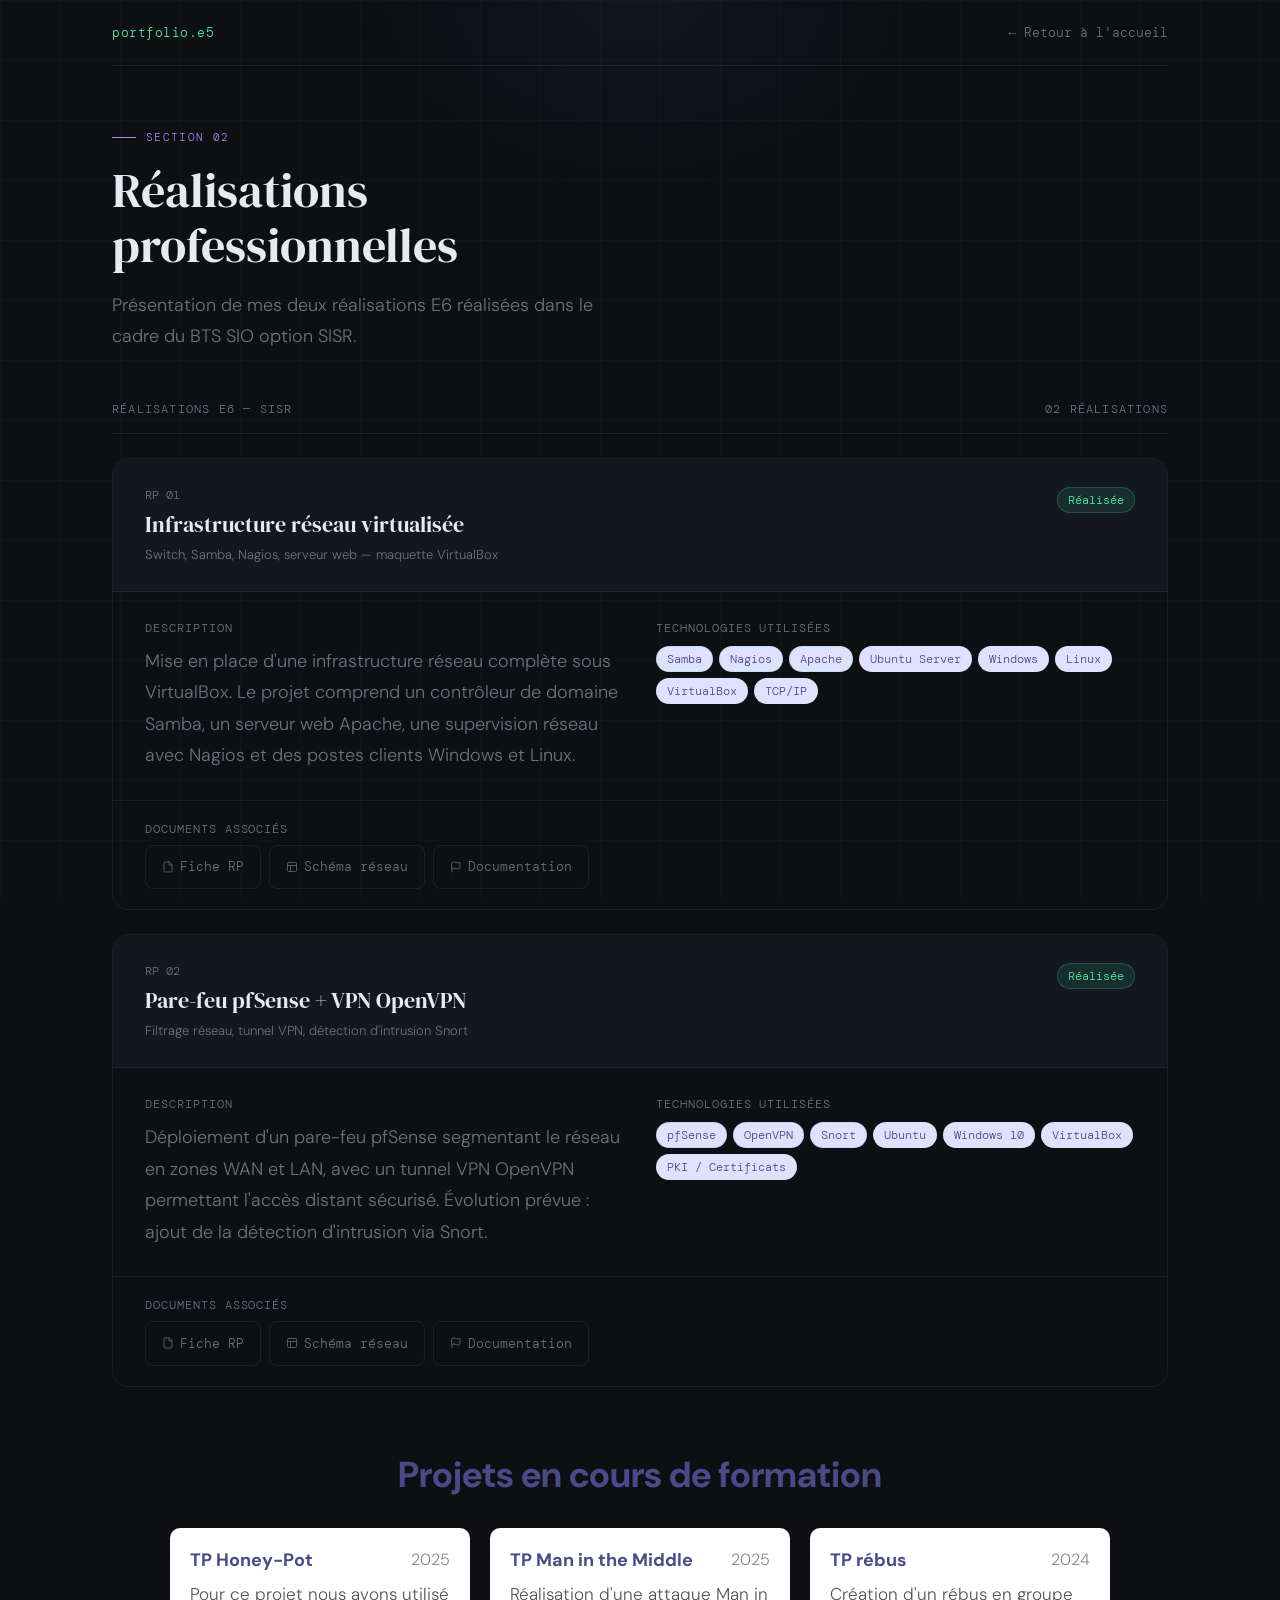
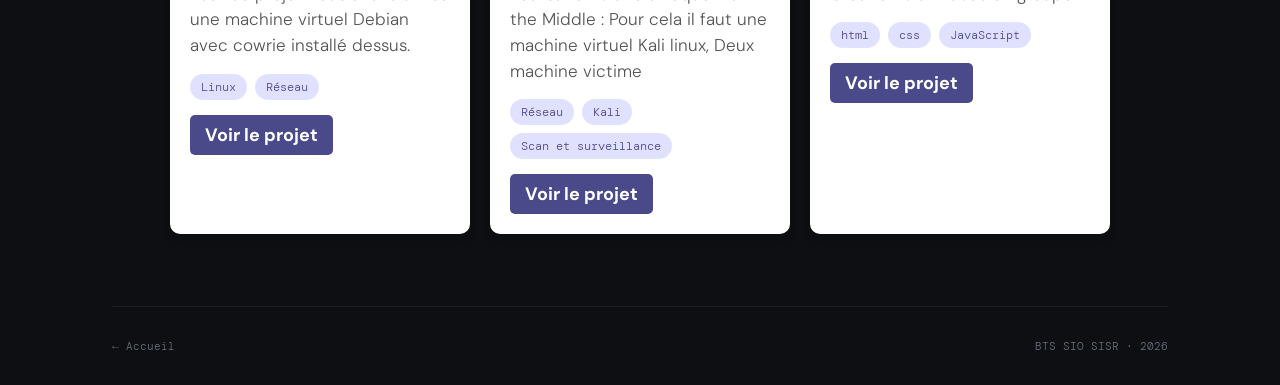
<file: realisations.html>
<!DOCTYPE html>
<html lang="fr">
<head>
<meta charset="UTF-8">
<meta name="viewport" content="width=device-width, initial-scale=1.0">
<title>Réalisations professionnelles — Portfolio SISR</title>
<link rel="icon" href="data:,">
<link href="https://fonts.googleapis.com/css2?family=DM+Serif+Display&family=DM+Mono:wght@400;500&family=DM+Sans:wght@300;400;500&display=swap" rel="stylesheet">
<style>
  *, *::before, *::after { box-sizing: border-box; margin: 0; padding: 0; }
  :root {
    --bg: #0d0f12;
    --surface: #141720;
    --border: rgba(255,255,255,0.07);
    --accent: #4af0a8;
    --accent2: #a78bfa;
    --text: #e8eaf0;
    --muted: #6b7280;
  }
  html { scroll-behavior: smooth; }
  body {
    background: var(--bg);
    color: var(--text);
    font-family: 'DM Sans', sans-serif;
    font-weight: 300;
    min-height: 100vh;
    overflow-x: hidden;
  }
  body::before {
    content: '';
    position: fixed;
    inset: 0;
    background-image:
      linear-gradient(rgba(255,255,255,0.025) 1px, transparent 1px),
      linear-gradient(90deg, rgba(255,255,255,0.025) 1px, transparent 1px);
    background-size: 60px 60px;
    pointer-events: none;
    z-index: 0;
  }
  body::after {
    content: '';
    position: fixed;
    top: -200px;
    left: 50%;
    transform: translateX(-50%);
    width: 600px;
    height: 400px;
    background: radial-gradient(ellipse, rgba(167,139,250,0.05) 0%, transparent 70%);
    pointer-events: none;
    z-index: 0;
  }
  .wrapper {
    position: relative;
    z-index: 1;
    max-width: 860px;
    margin: 0 auto;
    padding: 0 2rem;
  }
  nav {
    display: flex;
    align-items: center;
    justify-content: space-between;
    padding: 1.5rem 0;
    border-bottom: 1px solid var(--border);
  }
  .nav-logo {
    font-family: 'DM Mono', monospace;
    font-size: 13px;
    color: var(--accent);
    letter-spacing: 0.04em;
    text-decoration: none;
  }
  .nav-back {
    font-family: 'DM Mono', monospace;
    font-size: 11px;
    color: var(--muted);
    text-decoration: none;
    display: flex;
    align-items: center;
    gap: 6px;
    transition: color 0.2s;
  }
  .nav-back:hover { color: var(--text); }

  .hero {
    padding: 4rem 0 3rem;
    opacity: 0;
    transform: translateY(20px);
    animation: fadeUp 0.7s ease forwards 0.1s;
  }
  .hero-tag {
    font-family: 'DM Mono', monospace;
    font-size: 11px;
    color: var(--accent2);
    letter-spacing: 0.12em;
    text-transform: uppercase;
    margin-bottom: 1.2rem;
    display: flex;
    align-items: center;
    gap: 10px;
  }
  .hero-tag::before {
    content: '';
    width: 24px;
    height: 1px;
    background: var(--accent2);
    display: inline-block;
  }
  h1 {
    font-family: 'DM Serif Display', serif;
    font-size: clamp(2rem, 5vw, 3rem);
    font-weight: 400;
    line-height: 1.15;
    margin-bottom: 1rem;
  }
  .hero-sub {
    font-size: 15px;
    color: var(--muted);
    line-height: 1.7;
    max-width: 500px;
  }

  .section-label {
    font-family: 'DM Mono', monospace;
    font-size: 11px;
    color: var(--muted);
    letter-spacing: 0.1em;
    text-transform: uppercase;
    margin-bottom: 1.5rem;
    padding-bottom: 1rem;
    border-bottom: 1px solid var(--border);
    display: flex;
    justify-content: space-between;
  }

  /* Carte RP grande */
  .rp-card {
    border: 1px solid var(--border);
    border-radius: 16px;
    overflow: hidden;
    margin-bottom: 1.5rem;
    opacity: 0;
    transform: translateY(16px);
    animation: fadeUp 0.7s ease forwards;
  }
  .rp-card:nth-child(1) { animation-delay: 0.2s; }
  .rp-card:nth-child(2) { animation-delay: 0.35s; }

  .rp-header {
    padding: 1.75rem 2rem;
    display: flex;
    align-items: flex-start;
    justify-content: space-between;
    gap: 1rem;
    border-bottom: 1px solid var(--border);
    background: var(--surface);
  }

  .rp-num {
    font-family: 'DM Mono', monospace;
    font-size: 11px;
    color: var(--muted);
    margin-bottom: 6px;
  }

  .rp-title {
    font-family: 'DM Serif Display', serif;
    font-size: 1.4rem;
    font-weight: 400;
    margin-bottom: 6px;
  }

  .rp-subtitle {
    font-size: 13px;
    color: var(--muted);
  }

  .rp-status {
    font-family: 'DM Mono', monospace;
    font-size: 10px;
    padding: 4px 10px;
    border-radius: 20px;
    white-space: nowrap;
    flex-shrink: 0;
  }
  .status-done { background: rgba(74,240,168,0.1); color: var(--accent); border: 1px solid rgba(74,240,168,0.2); }
  .status-wip  { background: rgba(167,139,250,0.1); color: var(--accent2); border: 1px solid rgba(167,139,250,0.2); }

  .rp-body {
    padding: 1.75rem 2rem;
    display: grid;
    grid-template-columns: 1fr 1fr;
    gap: 2rem;
  }

  .rp-section-title {
    font-family: 'DM Mono', monospace;
    font-size: 10px;
    color: var(--muted);
    letter-spacing: 0.08em;
    text-transform: uppercase;
    margin-bottom: 10px;
  }

  .rp-desc {
    font-size: 13px;
    color: var(--muted);
    line-height: 1.7;
  }

  .tags {
    display: flex;
    flex-wrap: wrap;
    gap: 6px;
  }
  .tag {
    font-family: 'DM Mono', monospace;
    font-size: 10px;
    padding: 3px 8px;
    border-radius: 20px;
    border: 1px solid var(--border);
    color: var(--muted);
  }
  .tag-accent { border-color: rgba(74,240,168,0.25); color: var(--accent); }
  .tag-purple { border-color: rgba(167,139,250,0.25); color: var(--accent2); }

  .rp-footer {
    padding: 1.25rem 2rem;
    border-top: 1px solid var(--border);
    display: flex;
    align-items: center;
    justify-content: space-between;
    gap: 1rem;
  }

  .doc-list-inline {
    display: flex;
    gap: 8px;
    flex-wrap: wrap;
  }

  .doc-link {
    font-family: 'DM Mono', monospace;
    font-size: 11px;
    padding: 5px 12px;
    border-radius: 8px;
    border: 1px solid var(--border);
    color: var(--muted);
    text-decoration: none;
    display: flex;
    align-items: center;
    gap: 6px;
    transition: border-color 0.15s, color 0.15s;
  }
  .doc-link:hover { border-color: rgba(255,255,255,0.2); color: var(--text); }
  .doc-link svg { width: 12px; height: 12px; flex-shrink: 0; }

  .drop-hint {
    border: 1px dashed rgba(255,255,255,0.08);
    border-radius: 10px;
    padding: 1.25rem;
    text-align: center;
  }
  .drop-hint p {
    font-family: 'DM Mono', monospace;
    font-size: 11px;
    color: var(--muted);
    line-height: 1.7;
  }
  .drop-hint strong { color: var(--accent); font-weight: 500; }

  footer {
    border-top: 1px solid var(--border);
    padding: 2rem 0;
    display: flex;
    justify-content: space-between;
    align-items: center;
    font-family: 'DM Mono', monospace;
    font-size: 11px;
    color: var(--muted);
    margin-top: 2rem;
    opacity: 0;
    animation: fadeUp 0.7s ease forwards 0.6s;
  }

  @keyframes fadeUp {
    to { opacity: 1; transform: translateY(0); }
  }

  @media (max-width: 600px) {
    .rp-body { grid-template-columns: 1fr; gap: 1.2rem; }
    h1 { font-size: 2rem; }
    .rp-footer { flex-direction: column; align-items: flex-start; }
  }
</style>
<link rel="stylesheet" href="projection.css">
</head>
<body>
<div class="wrapper">

  <nav>
    <a href="index.html" class="nav-logo">portfolio.e5</a>
    <a href="index.html" class="nav-back">← Retour à l'accueil</a>
  </nav>

  <section class="hero">
    <div class="hero-tag">Section 02</div>
    <h1>Réalisations<br>professionnelles</h1>
    <p class="hero-sub">Présentation de mes deux réalisations E6 réalisées dans le cadre du BTS SIO option SISR.</p>
  </section>

  <div class="section-label">
    <span>Réalisations E6 — SISR</span>
    <span>02 réalisations</span>
  </div>

  <!-- RP 01 -->
  <div class="rp-card">
    <div class="rp-header">
      <div>
        <div class="rp-num">RP 01</div>
        <div class="rp-title">Infrastructure réseau virtualisée</div>
        <div class="rp-subtitle">Switch, Samba, Nagios, serveur web — maquette VirtualBox</div>
      </div>
      <span class="rp-status status-done">Réalisée</span>
    </div>

    <div class="rp-body">
      <div>
        <div class="rp-section-title">Description</div>
        <p class="rp-desc">
          Mise en place d'une infrastructure réseau complète sous VirtualBox. Le projet comprend un contrôleur de domaine Samba, un serveur web Apache, une supervision réseau avec Nagios et des postes clients Windows et Linux.
        </p>
      </div>
      <div>
        <div class="rp-section-title">Technologies utilisées</div>
        <div class="tags">
          <span class="tag tag-accent">Samba</span>
          <span class="tag tag-accent">Nagios</span>
          <span class="tag tag-accent">Apache</span>
          <span class="tag">Ubuntu Server</span>
          <span class="tag">Windows</span>
          <span class="tag">Linux</span>
          <span class="tag">VirtualBox</span>
          <span class="tag">TCP/IP</span>
        </div>
      </div>
    </div>

    <div class="rp-footer">
      <div>
        <div class="rp-section-title" style="margin-bottom: 8px;">Documents associés</div>
        <div class="doc-list-inline">
          <a href="Fiche_RP1_E6.pdf" class="doc-link">
            <svg viewBox="0 0 24 24" fill="none" stroke="currentColor" stroke-width="1.5" stroke-linecap="round" stroke-linejoin="round"><path d="M14 2H6a2 2 0 0 0-2 2v16a2 2 0 0 0 2 2h12a2 2 0 0 0 2-2V8z"/><polyline points="14 2 14 8 20 8"/></svg>
            Fiche RP
          </a>
          <a href="Fiche_RP1_E6.pdf" class="doc-link">
            <svg viewBox="0 0 24 24" fill="none" stroke="currentColor" stroke-width="1.5" stroke-linecap="round" stroke-linejoin="round"><rect x="3" y="3" width="18" height="18" rx="2"/><path d="M3 9h18M9 21V9"/></svg>
            Schéma réseau
          </a>
          <a href="Fiche_RP1_E6.pdf" class="doc-link">
            <svg viewBox="0 0 24 24" fill="none" stroke="currentColor" stroke-width="1.5" stroke-linecap="round" stroke-linejoin="round"><path d="M4 15s1-1 4-1 5 2 8 2 4-1 4-1V3s-1 1-4 1-5-2-8-2-4 1-4 1z"/><line x1="4" y1="22" x2="4" y2="15"/></svg>
            Documentation
          </a>
        </div>
      </div>
    </div>
  </div>

  <!-- RP 02 -->
  <div class="rp-card">
    <div class="rp-header">
      <div>
        <div class="rp-num">RP 02</div>
        <div class="rp-title">Pare-feu pfSense + VPN OpenVPN</div>
        <div class="rp-subtitle">Filtrage réseau, tunnel VPN, détection d'intrusion Snort</div>
      </div>
      <span class="rp-status status-done">Réalisée</span>
    </div>

    <div class="rp-body">
      <div>
        <div class="rp-section-title">Description</div>
        <p class="rp-desc">
          Déploiement d'un pare-feu pfSense segmentant le réseau en zones WAN et LAN, avec un tunnel VPN OpenVPN permettant l'accès distant sécurisé. Évolution prévue : ajout de la détection d'intrusion via Snort.
        </p>
      </div>
      <div>
        <div class="rp-section-title">Technologies utilisées</div>
        <div class="tags">
          <span class="tag tag-purple">pfSense</span>
          <span class="tag tag-purple">OpenVPN</span>
          <span class="tag tag-purple">Snort</span>
          <span class="tag">Ubuntu</span>
          <span class="tag">Windows 10</span>
          <span class="tag">VirtualBox</span>
          <span class="tag">PKI / Certificats</span>
        </div>
      </div>
    </div>

    <div class="rp-footer">
      <div>
        <div class="rp-section-title" style="margin-bottom: 8px;">Documents associés</div>
        <div class="doc-list-inline">
          <a href="Fiche RP2 E6.pdf" class="doc-link">
            <svg viewBox="0 0 24 24" fill="none" stroke="currentColor" stroke-width="1.5" stroke-linecap="round" stroke-linejoin="round"><path d="M14 2H6a2 2 0 0 0-2 2v16a2 2 0 0 0 2 2h12a2 2 0 0 0 2-2V8z"/><polyline points="14 2 14 8 20 8"/></svg>
            Fiche RP
          </a>
          <a href="#" class="doc-link">
            <svg viewBox="0 0 24 24" fill="none" stroke="currentColor" stroke-width="1.5" stroke-linecap="round" stroke-linejoin="round"><rect x="3" y="3" width="18" height="18" rx="2"/><path d="M3 9h18M9 21V9"/></svg>
            Schéma réseau
          </a>
          <a href="#" class="doc-link">
            <svg viewBox="0 0 24 24" fill="none" stroke="currentColor" stroke-width="1.5" stroke-linecap="round" stroke-linejoin="round"><path d="M4 15s1-1 4-1 5 2 8 2 4-1 4-1V3s-1 1-4 1-5-2-8-2-4 1-4 1z"/><line x1="4" y1="22" x2="4" y2="15"/></svg>
            Documentation
          </a>
        </div>
      </div>
    </div>
  </div>
 <!-- Section "Projets en cours de formation" -->
<section id="projets-formation" class="section">
    <h2>Projets en cours de formation</h2>
    <div class="projets-container">
        <!-- Exemple de carte pour un projet -->
        <div class="projet-card">
            <div class="projet-header">
                <h3>TP Honey-Pot</h3>
                <span class="projet-date">2025</span>
            </div>
            <p class="projet-description">
                Pour ce projet nous avons utilisé une machine virtuel Debian avec cowrie installé dessus.
            </p>
            <div class="projet-tags">
                <span class="tag">Linux</span>
                <span class="tag">Réseau</span>
            </div>
            <a href="procedure_honeypot_cowrie.pdf" class="projet-lien" target="_blank">Voir le projet</a>
        </div>

        <!-- Ajoute d'autres cartes pour tes autres projets -->
        <div class="projet-card">
            <div class="projet-header">
                <h3>TP Man in the Middle</h3>
                <span class="projet-date">2025</span>
            </div>
            <p class="projet-description">
                Réalisation d'une attaque Man in the Middle : Pour cela il faut une machine virtuel Kali linux, Deux machine victime
            </p>
            <div class="projet-tags">
                <span class="tag">Réseau</span>
                <span class="tag">Kali</span>
                <span class="tag">Scan et surveillance</span>
            </div>
            <!-- Si tu as un lien (GitHub, démo, etc.), ajoute-le ici -->
            <!-- <a href="#" class="projet-lien" target="_blank">Voir le projet</a> -->
         <a href="procedure_tp_mitm.pdf" class="projet-lien" target="_blank">Voir le projet</a>
        </div>

        <div class="projet-card">
            <div class="projet-header">
                <h3>TP rébus</h3>
                <span class="projet-date">2024</span>
            </div>
            <p class="projet-description">
                Création d'un rébus en groupe
            </p>
            <div class="projet-tags">
                <span class="tag">html</span>
                <span class="tag">css</span>
                <span class="tag">JavaScript</span>
            </div>
          <a href="rebus.html" class="projet-lien" target="_blank">Voir le projet</a>
        </div>
    </div>
</section>

<!-- Style CSS pour les cartes de projets -->
<style>
    /* Style de la section */
    #projets-formation {
        padding: 40px 20px;
        max-width: 1200px;
        margin: 0 auto;
        color: #333;
    }

    #projets-formation h2 {
        text-align: center;
        margin-bottom: 30px;
        font-size: 2em;
        color: #4a4a8a; /* Bleu nuit pour correspondre à tes préférences */
    }

    /* Conteneur des projets */
    .projets-container {
        display: flex;
        flex-wrap: wrap;
        gap: 20px;
        justify-content: center;
    }

    /* Carte d'un projet */
    .projet-card {
        background: white;
        border-radius: 10px;
        box-shadow: 0 4px 8px rgba(0, 0, 0, 0.1);
        padding: 20px;
        width: 300px;
        transition: transform 0.3s, box-shadow 0.3s;
    }

    .projet-card:hover {
        transform: translateY(-5px);
        box-shadow: 0 6px 12px rgba(0, 0, 0, 0.15);
    }

    /* En-tête du projet */
    .projet-header {
        display: flex;
        justify-content: space-between;
        align-items: center;
        margin-bottom: 10px;
    }

    .projet-header h3 {
        font-size: 1.3em;
        margin: 0;
        color: #4a4a8a;
    }

    .projet-date {
        font-size: 0.9em;
        color: #888;
    }

    /* Description du projet */
    .projet-description {
        margin: 10px 0;
        font-size: 0.95em;
        line-height: 1.5;
        color: #555;
    }

    /* Tags des technologies */
    .projet-tags {
        display: flex;
        flex-wrap: wrap;
        gap: 8px;
        margin: 15px 0;
    }

    .tag {
        background: #e0e0ff; /* Violet clair */
        color: #4a4a8a;
        padding: 4px 10px;
        border-radius: 20px;
        font-size: 0.8em;
    }

    /* Lien vers le projet */
    .projet-lien {
        display: inline-block;
        background: #4a4a8a;
        color: white;
        padding: 8px 15px;
        border-radius: 5px;
        text-decoration: none;
        font-weight: bold;
        transition: background 0.3s;
    }

    .projet-lien:hover {
        background: #3a3a7a;
    }
</style>
  <footer>
    <a href="index.html" style="color: var(--muted); text-decoration: none;">← Accueil</a>
    <span>BTS SIO SISR · 2026</span>
  </footer>

</div>
</body>
</html>
</file>
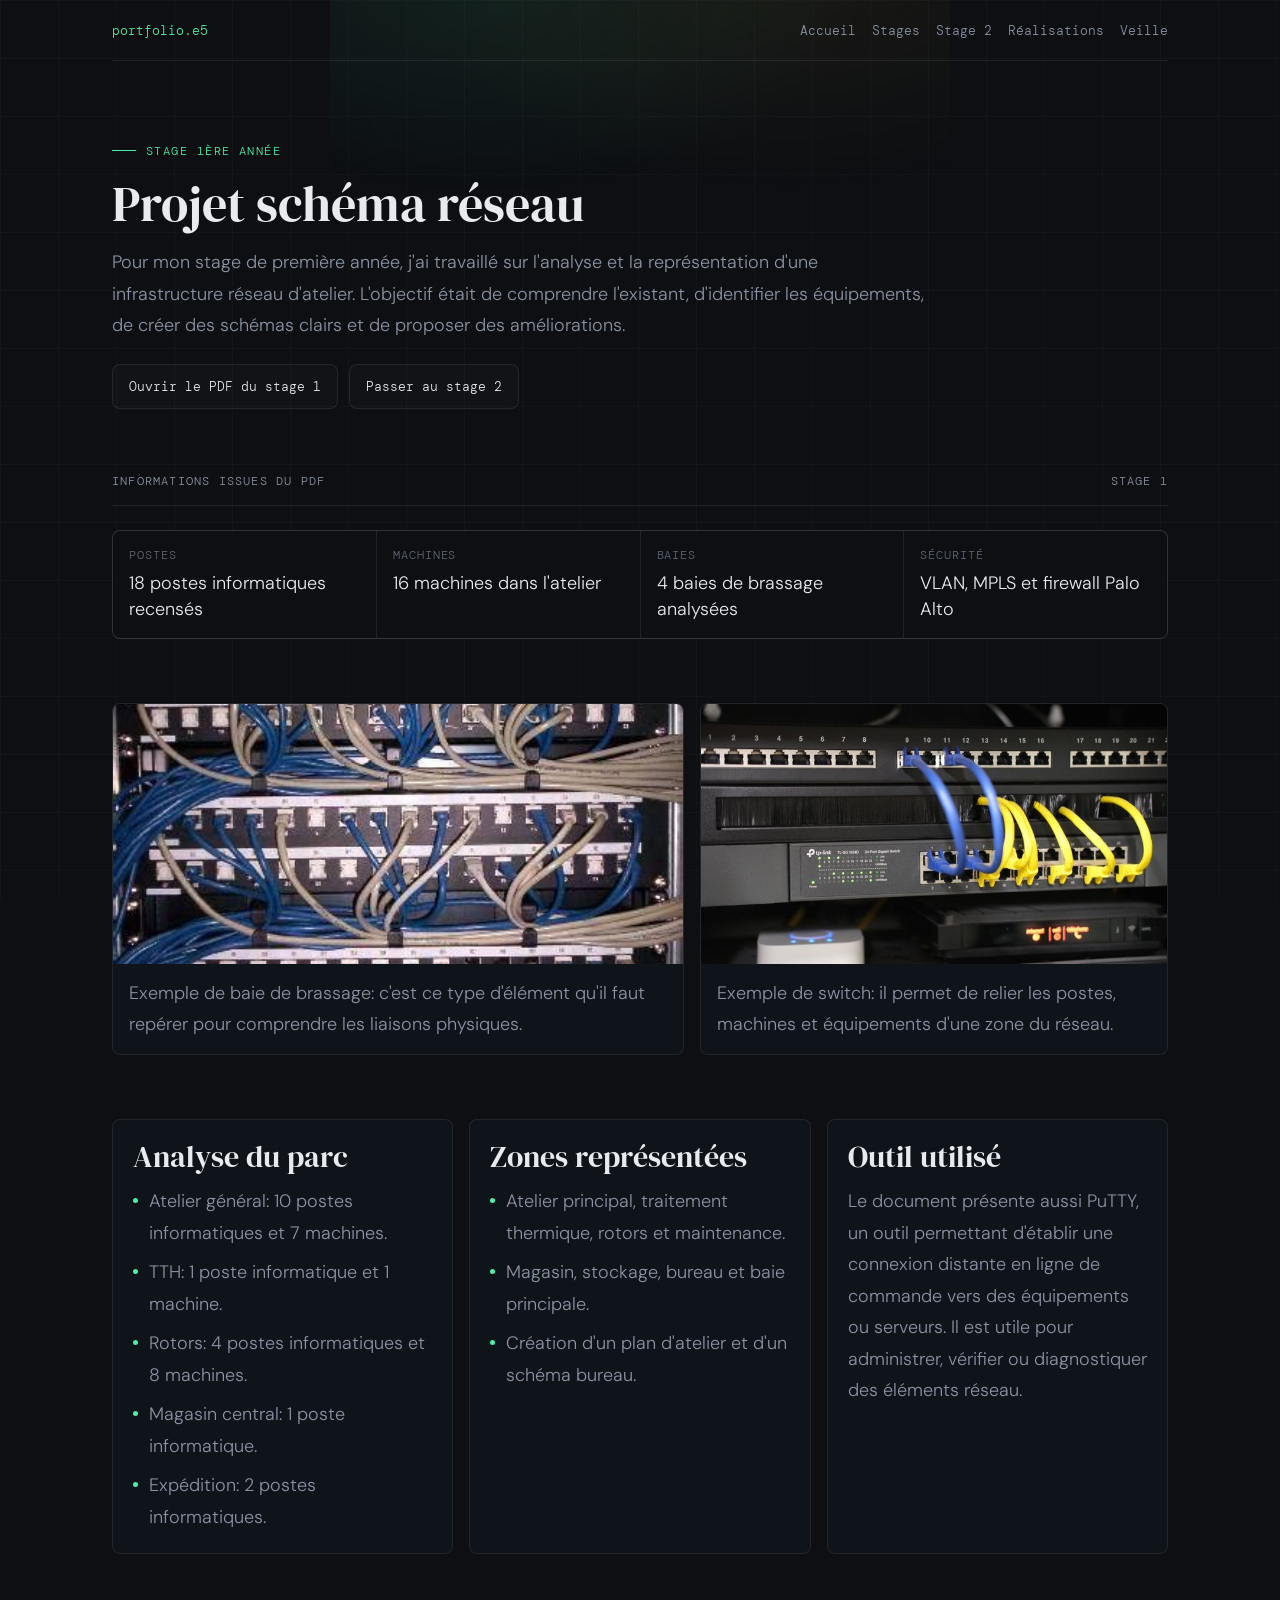
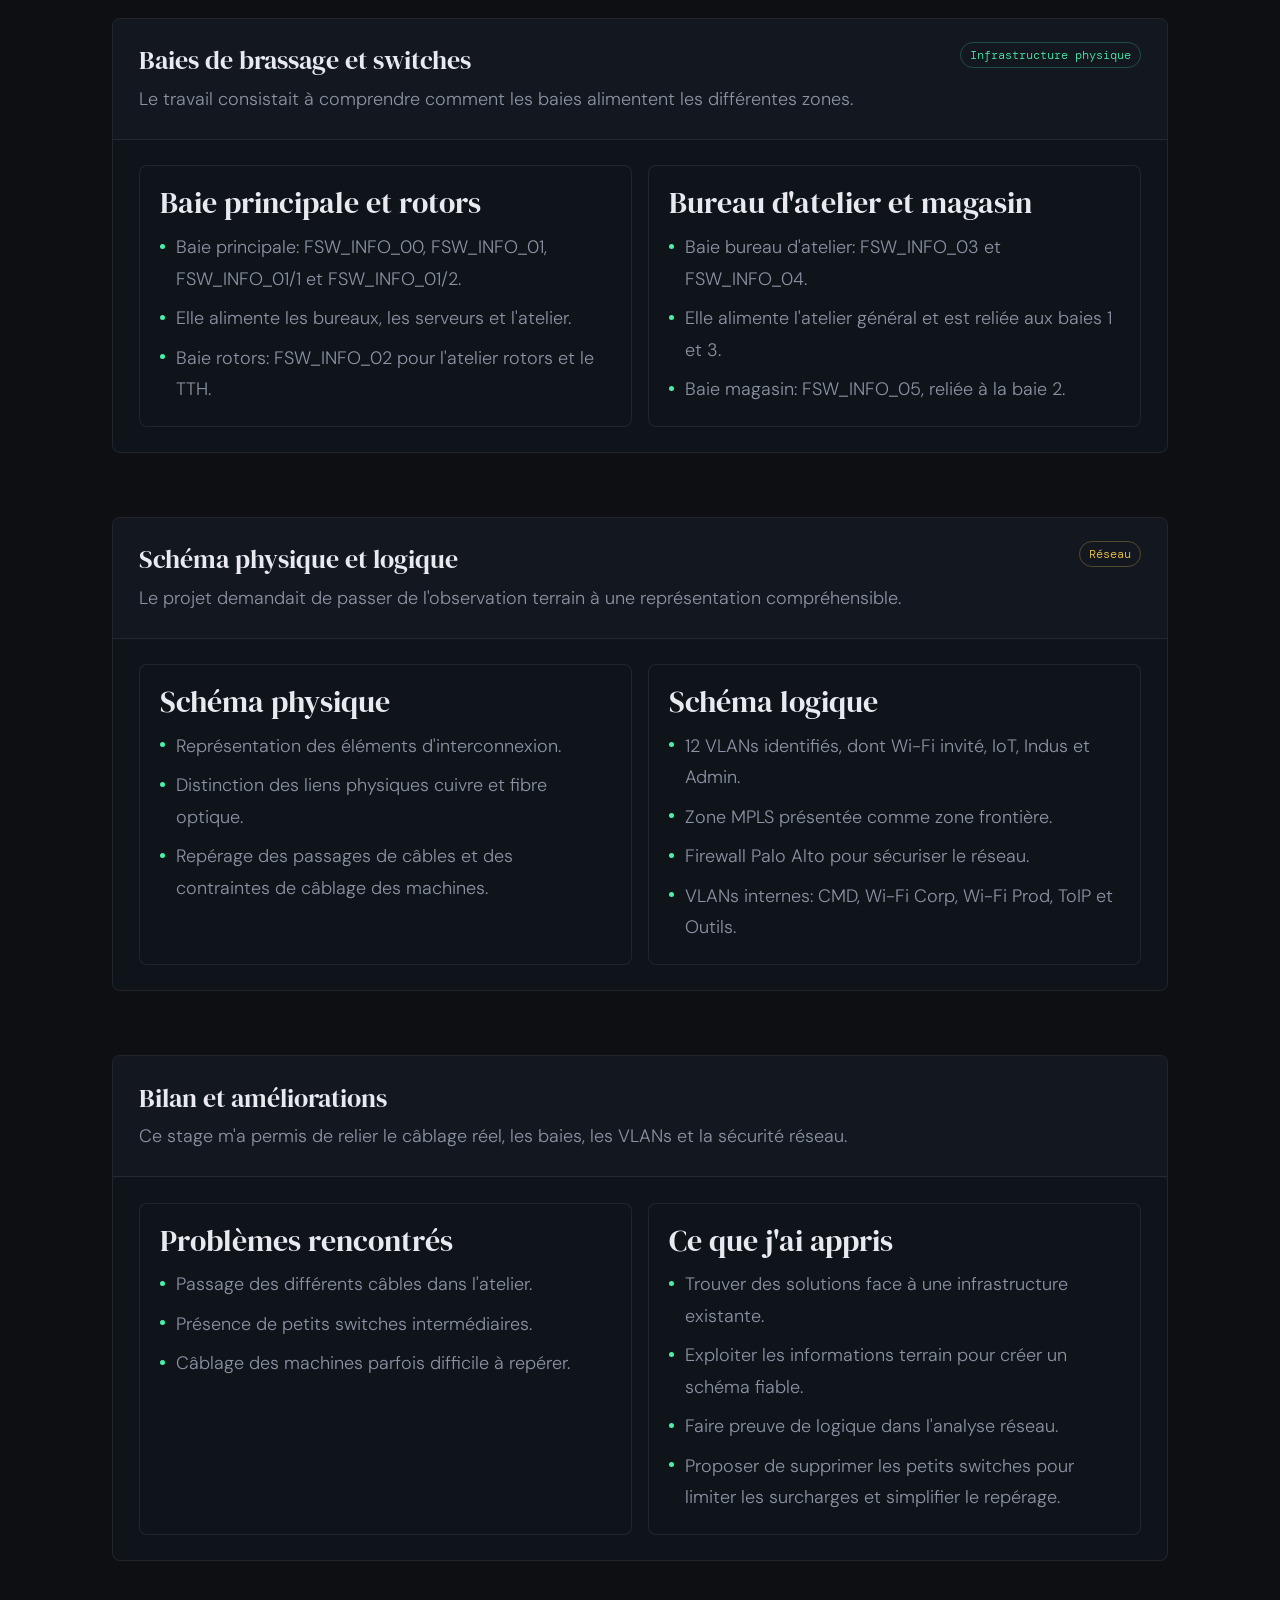
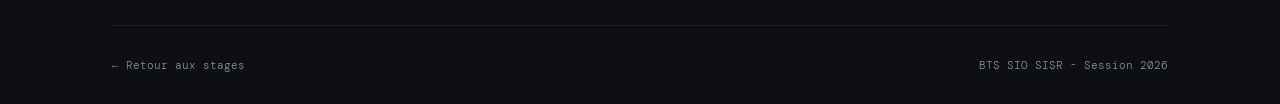
<file: stage1.html>
<!DOCTYPE html>
<html lang="fr">
<head>
<meta charset="UTF-8">
<meta name="viewport" content="width=device-width, initial-scale=1.0">
<title>Stage 1ère année - Projet schéma réseau</title>
<link rel="icon" href="data:,">
<link href="https://fonts.googleapis.com/css2?family=DM+Serif+Display&family=DM+Mono:wght@400;500&family=DM+Sans:wght@300;400;500;600&display=swap" rel="stylesheet">
<style>
  *, *::before, *::after { box-sizing: border-box; margin: 0; padding: 0; }
  :root {
    --bg: #0d0f12;
    --surface: #151922;
    --border: rgba(255,255,255,0.08);
    --accent: #4af0a8;
    --accent2: #a78bfa;
    --accent3: #f7c948;
    --text: #e8eaf0;
    --muted: #8a93a3;
    --muted-dark: #5f6674;
  }
  html { scroll-behavior: smooth; }
  body {
    background: var(--bg);
    color: var(--text);
    font-family: 'DM Sans', sans-serif;
    font-weight: 300;
    min-height: 100vh;
    overflow-x: hidden;
  }
  body::before {
    content: '';
    position: fixed;
    inset: 0;
    background-image:
      linear-gradient(rgba(255,255,255,0.025) 1px, transparent 1px),
      linear-gradient(90deg, rgba(255,255,255,0.025) 1px, transparent 1px);
    background-size: 58px 58px;
    pointer-events: none;
    z-index: 0;
  }
  body::after {
    content: '';
    position: fixed;
    top: -180px;
    left: 50%;
    transform: translateX(-50%);
    width: 620px;
    height: 420px;
    background:
      radial-gradient(ellipse at 25% 40%, rgba(74,240,168,0.08), transparent 58%),
      radial-gradient(ellipse at 74% 28%, rgba(247,201,72,0.06), transparent 60%);
    pointer-events: none;
    z-index: 0;
  }
  .wrapper {
    position: relative;
    z-index: 1;
    max-width: 1040px;
    margin: 0 auto;
    padding: 0 2rem;
  }
  nav {
    display: flex;
    align-items: center;
    justify-content: space-between;
    gap: 1.5rem;
    padding: 1.35rem 0;
    border-bottom: 1px solid var(--border);
  }
  .nav-logo {
    font-family: 'DM Mono', monospace;
    font-size: 13px;
    color: var(--accent);
    text-decoration: none;
  }
  .nav-links {
    display: flex;
    gap: 1rem;
    flex-wrap: wrap;
    justify-content: flex-end;
  }
  .nav-links a {
    font-family: 'DM Mono', monospace;
    font-size: 11px;
    color: var(--muted);
    text-decoration: none;
    transition: color 0.2s;
  }
  .nav-links a:hover { color: var(--text); }
  .hero {
    padding: 4.5rem 0 3rem;
    max-width: 820px;
    opacity: 0;
    transform: translateY(18px);
    animation: fadeUp 0.7s ease forwards 0.1s;
  }
  .eyebrow {
    font-family: 'DM Mono', monospace;
    font-size: 11px;
    color: var(--accent);
    text-transform: uppercase;
    letter-spacing: 0.12em;
    margin-bottom: 1.2rem;
    display: inline-flex;
    align-items: center;
    gap: 10px;
  }
  .eyebrow::before {
    content: '';
    width: 24px;
    height: 1px;
    background: currentColor;
  }
  h1 {
    font-family: 'DM Serif Display', serif;
    font-size: 3.1rem;
    font-weight: 400;
    line-height: 1.08;
    letter-spacing: 0;
    margin-bottom: 1rem;
  }
  h2 {
    font-family: 'DM Serif Display', serif;
    font-size: 1.85rem;
    font-weight: 400;
    line-height: 1.14;
    letter-spacing: 0;
    margin-bottom: 0.75rem;
  }
  h3 {
    font-size: 15px;
    font-weight: 600;
    margin-bottom: 0.45rem;
  }
  .hero-sub, .text, li {
    color: var(--muted);
    font-size: 13px;
    line-height: 1.75;
  }
  .section-label {
    font-family: 'DM Mono', monospace;
    font-size: 11px;
    color: var(--muted);
    text-transform: uppercase;
    letter-spacing: 0.1em;
    margin: 1rem 0 1.5rem;
    padding-bottom: 1rem;
    border-bottom: 1px solid var(--border);
    display: flex;
    justify-content: space-between;
    gap: 1rem;
  }
  .info-grid {
    display: grid;
    grid-template-columns: repeat(4, 1fr);
    gap: 1px;
    background: var(--border);
    border: 1px solid var(--border);
    border-radius: 8px;
    overflow: hidden;
    margin-bottom: 4rem;
  }
  .info-item {
    background: rgba(13,15,18,0.95);
    padding: 1rem;
  }
  .info-label {
    font-family: 'DM Mono', monospace;
    font-size: 10px;
    color: var(--muted-dark);
    text-transform: uppercase;
    letter-spacing: 0.08em;
    margin-bottom: 0.45rem;
  }
  .info-value {
    font-size: 13px;
    color: var(--text);
    line-height: 1.45;
  }
  .grid-2, .grid-3 {
    display: grid;
    gap: 1rem;
    margin-bottom: 4rem;
  }
  .grid-2 { grid-template-columns: repeat(2, 1fr); }
  .grid-3 { grid-template-columns: repeat(3, 1fr); }
  .image-grid {
    display: grid;
    grid-template-columns: 1.1fr 0.9fr;
    gap: 1rem;
    margin-bottom: 4rem;
  }
  .visual {
    border: 1px solid var(--border);
    border-radius: 8px;
    overflow: hidden;
    background: rgba(17,21,29,0.78);
  }
  .visual img {
    width: 100%;
    height: 260px;
    object-fit: cover;
    display: block;
  }
  .visual figcaption {
    color: var(--muted);
    font-size: 13px;
    line-height: 1.55;
    padding: 0.85rem 1rem;
  }
  .card, .panel {
    border: 1px solid var(--border);
    border-radius: 8px;
    background: rgba(17,21,29,0.78);
  }
  .card {
    padding: 1.25rem;
    opacity: 0;
    transform: translateY(16px);
    animation: fadeUp 0.7s ease forwards 0.2s;
  }
  .panel {
    margin-bottom: 4rem;
    overflow: hidden;
    opacity: 0;
    transform: translateY(16px);
    animation: fadeUp 0.7s ease forwards 0.25s;
  }
  .panel-header {
    padding: 1.45rem 1.6rem;
    border-bottom: 1px solid var(--border);
    background: rgba(21,25,34,0.84);
    display: flex;
    align-items: flex-start;
    justify-content: space-between;
    gap: 1rem;
  }
  .panel-title {
    font-family: 'DM Serif Display', serif;
    font-size: 1.65rem;
    font-weight: 400;
    letter-spacing: 0;
    margin-bottom: 0.35rem;
  }
  .panel-body { padding: 1.6rem; }
  .pill {
    font-family: 'DM Mono', monospace;
    font-size: 10px;
    color: var(--accent);
    border: 1px solid rgba(74,240,168,0.25);
    border-radius: 999px;
    padding: 4px 9px;
    white-space: nowrap;
  }
  .pill-yellow {
    color: var(--accent3);
    border-color: rgba(247,201,72,0.28);
  }
  ul {
    list-style: none;
    display: grid;
    gap: 0.5rem;
  }
  li {
    position: relative;
    padding-left: 1rem;
  }
  li::before {
    content: '';
    position: absolute;
    left: 0;
    top: 0.72rem;
    width: 5px;
    height: 5px;
    border-radius: 50%;
    background: var(--accent);
  }
  .button-row {
    display: flex;
    flex-wrap: wrap;
    gap: 0.7rem;
    margin-top: 1.4rem;
  }
  .button {
    display: inline-flex;
    align-items: center;
    gap: 8px;
    border: 1px solid var(--border);
    border-radius: 8px;
    padding: 0.7rem 0.9rem;
    color: var(--text);
    text-decoration: none;
    font-family: 'DM Mono', monospace;
    font-size: 11px;
    background: rgba(255,255,255,0.02);
  }
  .button:hover {
    border-color: rgba(255,255,255,0.22);
    background: rgba(255,255,255,0.05);
  }
  footer {
    border-top: 1px solid var(--border);
    padding: 2rem 0;
    display: flex;
    justify-content: space-between;
    align-items: center;
    gap: 1rem;
    font-family: 'DM Mono', monospace;
    font-size: 11px;
    color: var(--muted);
  }
  footer a {
    color: var(--muted);
    text-decoration: none;
  }
  footer a:hover { color: var(--text); }
  @keyframes fadeUp {
    to { opacity: 1; transform: translateY(0); }
  }
  @media (max-width: 900px) {
    .info-grid, .grid-2, .grid-3, .image-grid { grid-template-columns: 1fr; }
  }
  @media (max-width: 620px) {
    .wrapper { padding: 0 1.2rem; }
    nav { align-items: flex-start; flex-direction: column; }
    .nav-links { justify-content: flex-start; }
    h1 { font-size: 2.35rem; }
    .panel-header { flex-direction: column; }
    footer { flex-direction: column; align-items: flex-start; }
  }
</style>
<link rel="stylesheet" href="projection.css">
</head>
<body>
<div class="wrapper">

  <nav>
    <a href="index.html" class="nav-logo">portfolio.e5</a>
    <div class="nav-links" aria-label="Navigation principale">
      <a href="index.html">Accueil</a>
      <a href="attestations.html">Stages</a>
      <a href="stage2.html">Stage 2</a>
      <a href="realisations.html">Réalisations</a>
      <a href="competences.html">Veille</a>
    </div>
  </nav>

  <section class="hero">
    <div class="eyebrow">Stage 1ère année</div>
    <h1>Projet schéma réseau</h1>
    <p class="hero-sub">
      Pour mon stage de première année, j'ai travaillé sur l'analyse et la représentation
      d'une infrastructure réseau d'atelier. L'objectif était de comprendre l'existant,
      d'identifier les équipements, de créer des schémas clairs et de proposer des améliorations.
    </p>
    <div class="button-row">
      <a class="button" href="stage 1ere.pdf">Ouvrir le PDF du stage 1</a>
      <a class="button" href="stage2.html">Passer au stage 2</a>
    </div>
  </section>

  <div class="section-label">
    <span>Informations issues du PDF</span>
    <span>Stage 1</span>
  </div>

  <div class="info-grid">
    <div class="info-item">
      <div class="info-label">Postes</div>
      <div class="info-value">18 postes informatiques recensés</div>
    </div>
    <div class="info-item">
      <div class="info-label">Machines</div>
      <div class="info-value">16 machines dans l'atelier</div>
    </div>
    <div class="info-item">
      <div class="info-label">Baies</div>
      <div class="info-value">4 baies de brassage analysées</div>
    </div>
    <div class="info-item">
      <div class="info-label">Sécurité</div>
      <div class="info-value">VLAN, MPLS et firewall Palo Alto</div>
    </div>
  </div>

  <div class="image-grid" aria-label="Illustrations réseau">
    <figure class="visual">
      <img src="baie de brassage1.jpg" alt="Baie de brassage avec câbles réseau">
      <figcaption>Exemple de baie de brassage: c'est ce type d'élément qu'il faut repérer pour comprendre les liaisons physiques.</figcaption>
    </figure>
    <figure class="visual">
      <img src="switch.jpeg" alt="Switch réseau avec câbles connectés">
      <figcaption>Exemple de switch: il permet de relier les postes, machines et équipements d'une zone du réseau.</figcaption>
    </figure>
  </div>

  <section class="grid-3">
    <article class="card">
      <h2>Analyse du parc</h2>
      <ul>
        <li>Atelier général: 10 postes informatiques et 7 machines.</li>
        <li>TTH: 1 poste informatique et 1 machine.</li>
        <li>Rotors: 4 postes informatiques et 8 machines.</li>
        <li>Magasin central: 1 poste informatique.</li>
        <li>Expédition: 2 postes informatiques.</li>
      </ul>
    </article>

    <article class="card">
      <h2>Zones représentées</h2>
      <ul>
        <li>Atelier principal, traitement thermique, rotors et maintenance.</li>
        <li>Magasin, stockage, bureau et baie principale.</li>
        <li>Création d'un plan d'atelier et d'un schéma bureau.</li>
      </ul>
    </article>

    <article class="card">
      <h2>Outil utilisé</h2>
      <p class="text">
        Le document présente aussi PuTTY, un outil permettant d'établir une connexion
        distante en ligne de commande vers des équipements ou serveurs. Il est utile pour
        administrer, vérifier ou diagnostiquer des éléments réseau.
      </p>
    </article>
  </section>

  <section class="panel">
    <div class="panel-header">
      <div>
        <div class="panel-title">Baies de brassage et switches</div>
        <p class="text">Le travail consistait à comprendre comment les baies alimentent les différentes zones.</p>
      </div>
      <span class="pill">Infrastructure physique</span>
    </div>
    <div class="panel-body">
      <div class="grid-2" style="margin-bottom: 0;">
        <article class="card">
          <h2>Baie principale et rotors</h2>
          <ul>
            <li>Baie principale: FSW_INFO_00, FSW_INFO_01, FSW_INFO_01/1 et FSW_INFO_01/2.</li>
            <li>Elle alimente les bureaux, les serveurs et l'atelier.</li>
            <li>Baie rotors: FSW_INFO_02 pour l'atelier rotors et le TTH.</li>
          </ul>
        </article>
        <article class="card">
          <h2>Bureau d'atelier et magasin</h2>
          <ul>
            <li>Baie bureau d'atelier: FSW_INFO_03 et FSW_INFO_04.</li>
            <li>Elle alimente l'atelier général et est reliée aux baies 1 et 3.</li>
            <li>Baie magasin: FSW_INFO_05, reliée à la baie 2.</li>
          </ul>
        </article>
      </div>
    </div>
  </section>

  <section class="panel">
    <div class="panel-header">
      <div>
        <div class="panel-title">Schéma physique et logique</div>
        <p class="text">Le projet demandait de passer de l'observation terrain à une représentation compréhensible.</p>
      </div>
      <span class="pill pill-yellow">Réseau</span>
    </div>
    <div class="panel-body">
      <div class="grid-2" style="margin-bottom: 0;">
        <article class="card">
          <h2>Schéma physique</h2>
          <ul>
            <li>Représentation des éléments d'interconnexion.</li>
            <li>Distinction des liens physiques cuivre et fibre optique.</li>
            <li>Repérage des passages de câbles et des contraintes de câblage des machines.</li>
          </ul>
        </article>
        <article class="card">
          <h2>Schéma logique</h2>
          <ul>
            <li>12 VLANs identifiés, dont Wi-Fi invité, IoT, Indus et Admin.</li>
            <li>Zone MPLS présentée comme zone frontière.</li>
            <li>Firewall Palo Alto pour sécuriser le réseau.</li>
            <li>VLANs internes: CMD, Wi-Fi Corp, Wi-Fi Prod, ToIP et Outils.</li>
          </ul>
        </article>
      </div>
    </div>
  </section>

  <section class="panel">
    <div class="panel-header">
      <div>
        <div class="panel-title">Bilan et améliorations</div>
        <p class="text">Ce stage m'a permis de relier le câblage réel, les baies, les VLANs et la sécurité réseau.</p>
      </div>
    </div>
    <div class="panel-body">
      <div class="grid-2" style="margin-bottom: 0;">
        <article class="card">
          <h2>Problèmes rencontrés</h2>
          <ul>
            <li>Passage des différents câbles dans l'atelier.</li>
            <li>Présence de petits switches intermédiaires.</li>
            <li>Câblage des machines parfois difficile à repérer.</li>
          </ul>
        </article>
        <article class="card">
          <h2>Ce que j'ai appris</h2>
          <ul>
            <li>Trouver des solutions face à une infrastructure existante.</li>
            <li>Exploiter les informations terrain pour créer un schéma fiable.</li>
            <li>Faire preuve de logique dans l'analyse réseau.</li>
            <li>Proposer de supprimer les petits switches pour limiter les surcharges et simplifier le repérage.</li>
          </ul>
        </article>
      </div>
    </div>
  </section>

  <footer>
    <a href="attestations.html">← Retour aux stages</a>
    <span>BTS SIO SISR - Session 2026</span>
  </footer>

</div>
</body>
</html>
</file>
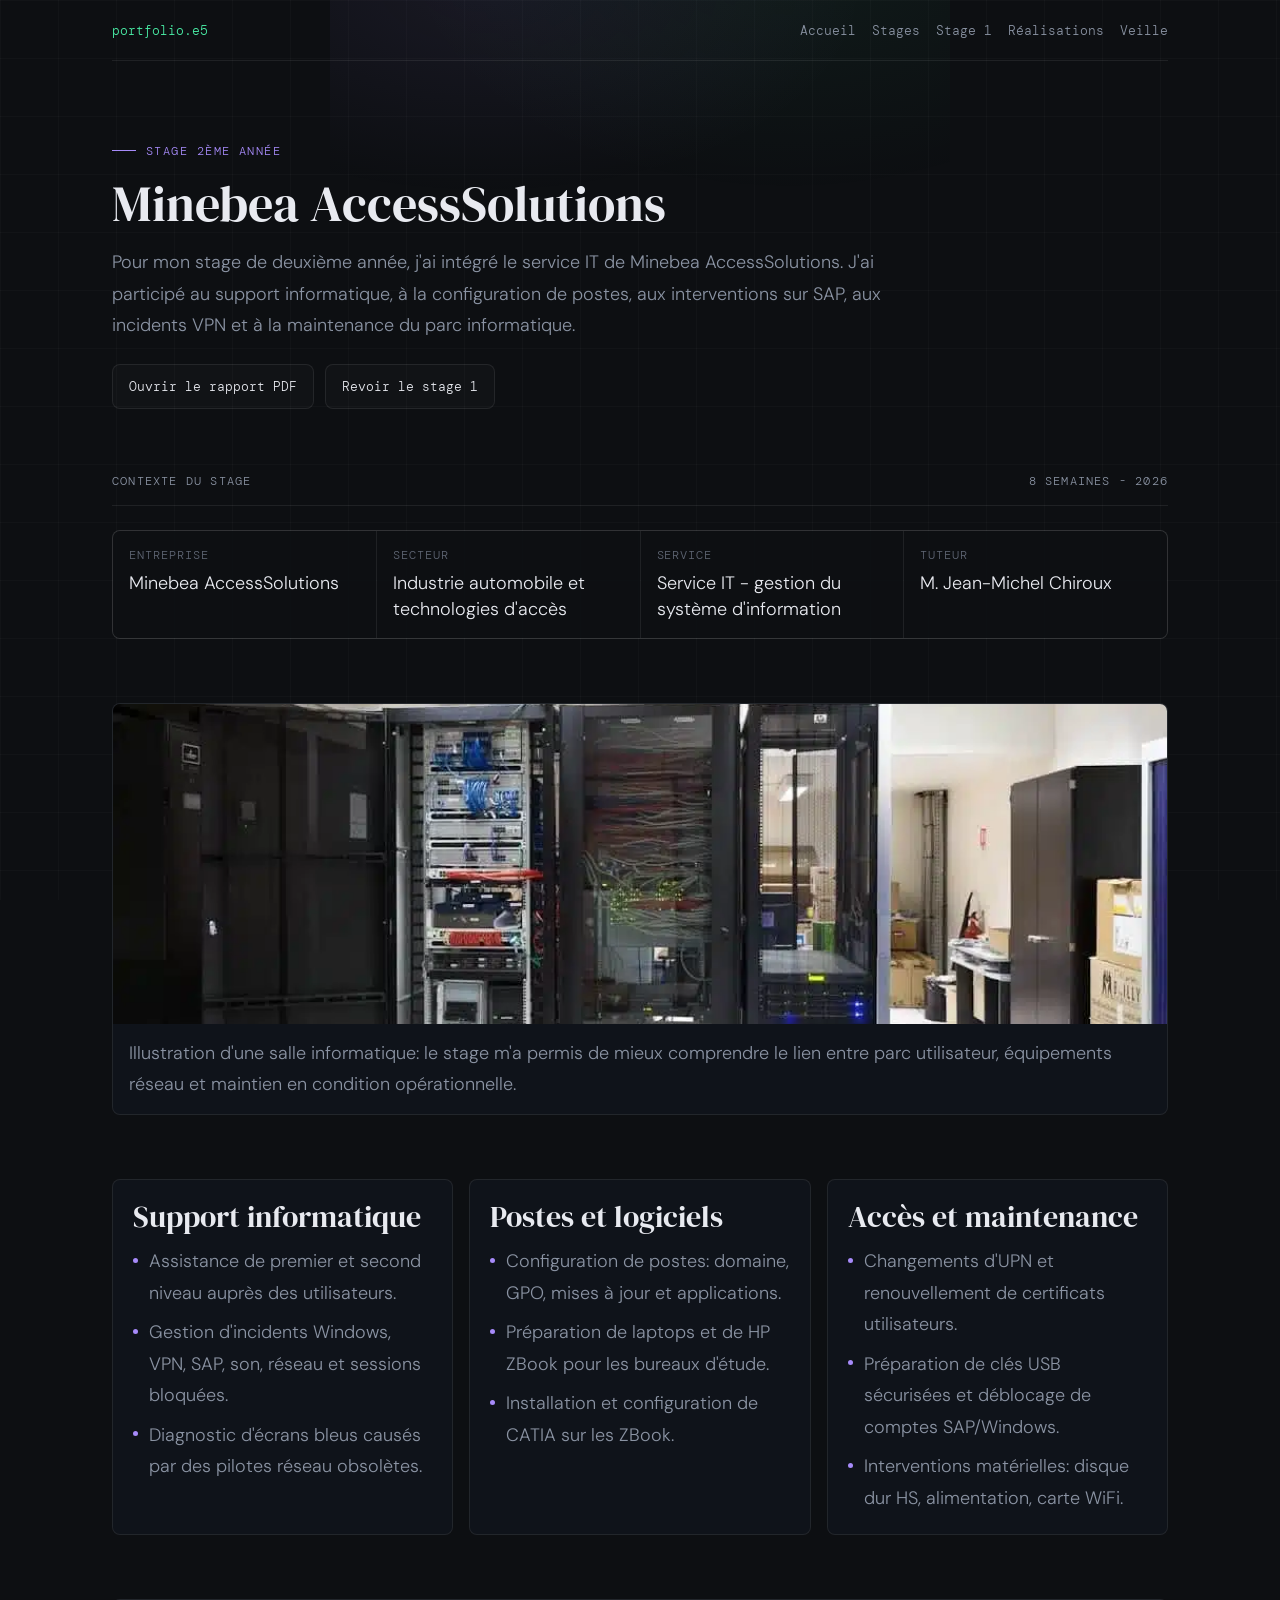
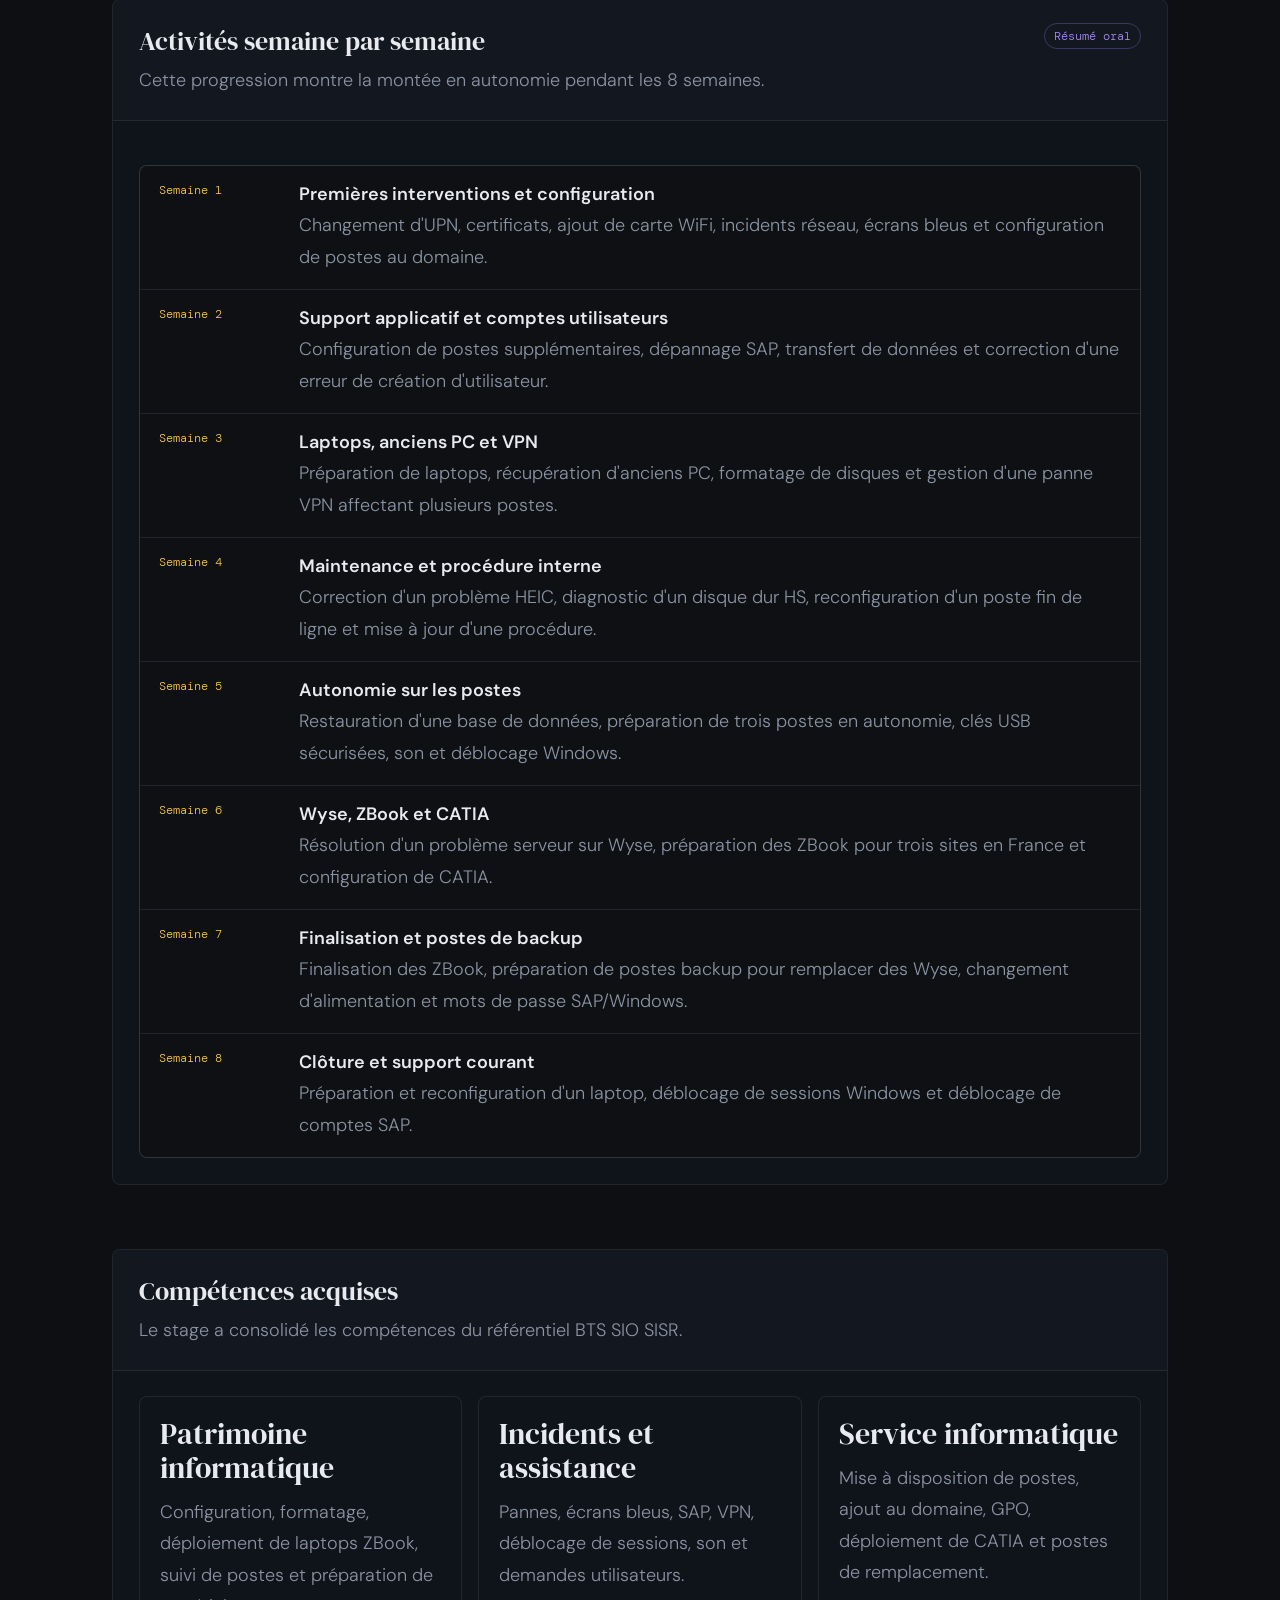
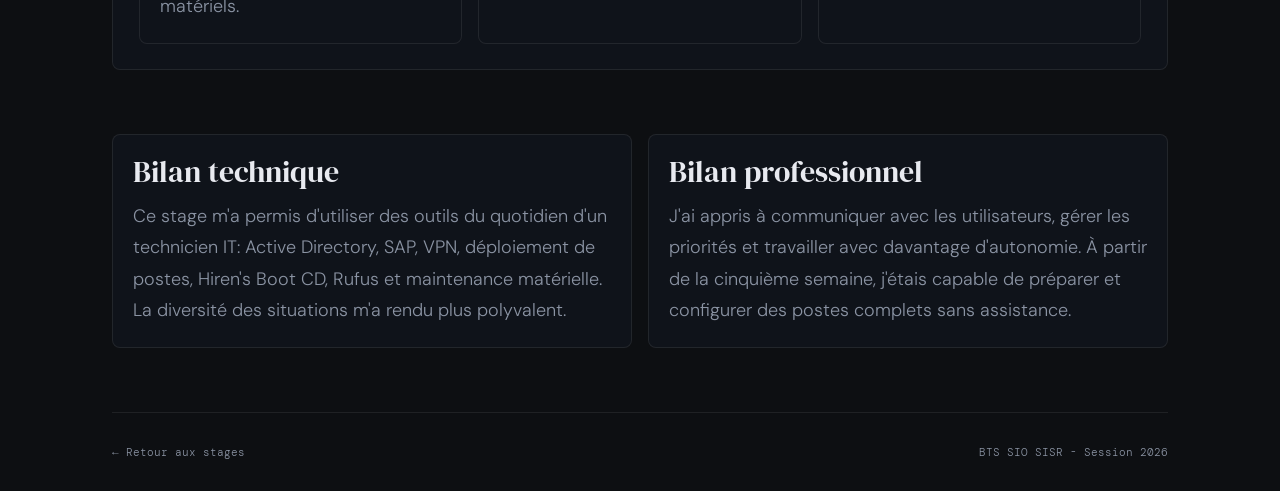
<file: stage2.html>
<!DOCTYPE html>
<html lang="fr">
<head>
<meta charset="UTF-8">
<meta name="viewport" content="width=device-width, initial-scale=1.0">
<title>Stage 2ème année - Minebea AccessSolutions</title>
<link rel="icon" href="data:,">
<link href="https://fonts.googleapis.com/css2?family=DM+Serif+Display&family=DM+Mono:wght@400;500&family=DM+Sans:wght@300;400;500;600&display=swap" rel="stylesheet">
<style>
  *, *::before, *::after { box-sizing: border-box; margin: 0; padding: 0; }
  :root {
    --bg: #0d0f12;
    --surface: #151922;
    --border: rgba(255,255,255,0.08);
    --accent: #4af0a8;
    --accent2: #a78bfa;
    --accent3: #f7c948;
    --text: #e8eaf0;
    --muted: #8a93a3;
    --muted-dark: #5f6674;
  }
  html { scroll-behavior: smooth; }
  body {
    background: var(--bg);
    color: var(--text);
    font-family: 'DM Sans', sans-serif;
    font-weight: 300;
    min-height: 100vh;
    overflow-x: hidden;
  }
  body::before {
    content: '';
    position: fixed;
    inset: 0;
    background-image:
      linear-gradient(rgba(255,255,255,0.025) 1px, transparent 1px),
      linear-gradient(90deg, rgba(255,255,255,0.025) 1px, transparent 1px);
    background-size: 58px 58px;
    pointer-events: none;
    z-index: 0;
  }
  body::after {
    content: '';
    position: fixed;
    top: -180px;
    left: 50%;
    transform: translateX(-50%);
    width: 620px;
    height: 420px;
    background:
      radial-gradient(ellipse at 25% 40%, rgba(167,139,250,0.08), transparent 58%),
      radial-gradient(ellipse at 74% 28%, rgba(74,240,168,0.06), transparent 60%);
    pointer-events: none;
    z-index: 0;
  }
  .wrapper {
    position: relative;
    z-index: 1;
    max-width: 1040px;
    margin: 0 auto;
    padding: 0 2rem;
  }
  nav {
    display: flex;
    align-items: center;
    justify-content: space-between;
    gap: 1.5rem;
    padding: 1.35rem 0;
    border-bottom: 1px solid var(--border);
  }
  .nav-logo {
    font-family: 'DM Mono', monospace;
    font-size: 13px;
    color: var(--accent);
    text-decoration: none;
  }
  .nav-links {
    display: flex;
    gap: 1rem;
    flex-wrap: wrap;
    justify-content: flex-end;
  }
  .nav-links a {
    font-family: 'DM Mono', monospace;
    font-size: 11px;
    color: var(--muted);
    text-decoration: none;
    transition: color 0.2s;
  }
  .nav-links a:hover { color: var(--text); }
  .hero {
    padding: 4.5rem 0 3rem;
    max-width: 820px;
    opacity: 0;
    transform: translateY(18px);
    animation: fadeUp 0.7s ease forwards 0.1s;
  }
  .eyebrow {
    font-family: 'DM Mono', monospace;
    font-size: 11px;
    color: var(--accent2);
    text-transform: uppercase;
    letter-spacing: 0.12em;
    margin-bottom: 1.2rem;
    display: inline-flex;
    align-items: center;
    gap: 10px;
  }
  .eyebrow::before {
    content: '';
    width: 24px;
    height: 1px;
    background: currentColor;
  }
  h1 {
    font-family: 'DM Serif Display', serif;
    font-size: 3.1rem;
    font-weight: 400;
    line-height: 1.08;
    letter-spacing: 0;
    margin-bottom: 1rem;
  }
  h2 {
    font-family: 'DM Serif Display', serif;
    font-size: 1.85rem;
    font-weight: 400;
    line-height: 1.14;
    letter-spacing: 0;
    margin-bottom: 0.75rem;
  }
  h3 {
    font-size: 15px;
    font-weight: 600;
    margin-bottom: 0.45rem;
  }
  .hero-sub, .text, li {
    color: var(--muted);
    font-size: 13px;
    line-height: 1.75;
  }
  .section-label {
    font-family: 'DM Mono', monospace;
    font-size: 11px;
    color: var(--muted);
    text-transform: uppercase;
    letter-spacing: 0.1em;
    margin: 1rem 0 1.5rem;
    padding-bottom: 1rem;
    border-bottom: 1px solid var(--border);
    display: flex;
    justify-content: space-between;
    gap: 1rem;
  }
  .info-grid {
    display: grid;
    grid-template-columns: repeat(4, 1fr);
    gap: 1px;
    background: var(--border);
    border: 1px solid var(--border);
    border-radius: 8px;
    overflow: hidden;
    margin-bottom: 4rem;
  }
  .info-item {
    background: rgba(13,15,18,0.95);
    padding: 1rem;
  }
  .info-label {
    font-family: 'DM Mono', monospace;
    font-size: 10px;
    color: var(--muted-dark);
    text-transform: uppercase;
    letter-spacing: 0.08em;
    margin-bottom: 0.45rem;
  }
  .info-value {
    font-size: 13px;
    color: var(--text);
    line-height: 1.45;
  }
  .grid-2, .grid-3 {
    display: grid;
    gap: 1rem;
    margin-bottom: 4rem;
  }
  .grid-2 { grid-template-columns: repeat(2, 1fr); }
  .grid-3 { grid-template-columns: repeat(3, 1fr); }
  .visual {
    border: 1px solid var(--border);
    border-radius: 8px;
    overflow: hidden;
    background: rgba(17,21,29,0.78);
    margin-bottom: 4rem;
  }
  .visual img {
    width: 100%;
    height: 320px;
    object-fit: cover;
    display: block;
  }
  .visual figcaption {
    color: var(--muted);
    font-size: 13px;
    line-height: 1.55;
    padding: 0.85rem 1rem;
  }
  .card, .panel {
    border: 1px solid var(--border);
    border-radius: 8px;
    background: rgba(17,21,29,0.78);
  }
  .card {
    padding: 1.25rem;
    opacity: 0;
    transform: translateY(16px);
    animation: fadeUp 0.7s ease forwards 0.2s;
  }
  .panel {
    margin-bottom: 4rem;
    overflow: hidden;
    opacity: 0;
    transform: translateY(16px);
    animation: fadeUp 0.7s ease forwards 0.25s;
  }
  .panel-header {
    padding: 1.45rem 1.6rem;
    border-bottom: 1px solid var(--border);
    background: rgba(21,25,34,0.84);
    display: flex;
    align-items: flex-start;
    justify-content: space-between;
    gap: 1rem;
  }
  .panel-title {
    font-family: 'DM Serif Display', serif;
    font-size: 1.65rem;
    font-weight: 400;
    letter-spacing: 0;
    margin-bottom: 0.35rem;
  }
  .panel-body { padding: 1.6rem; }
  .pill {
    font-family: 'DM Mono', monospace;
    font-size: 10px;
    color: var(--accent2);
    border: 1px solid rgba(167,139,250,0.28);
    border-radius: 999px;
    padding: 4px 9px;
    white-space: nowrap;
  }
  ul {
    list-style: none;
    display: grid;
    gap: 0.5rem;
  }
  li {
    position: relative;
    padding-left: 1rem;
  }
  li::before {
    content: '';
    position: absolute;
    left: 0;
    top: 0.72rem;
    width: 5px;
    height: 5px;
    border-radius: 50%;
    background: var(--accent2);
  }
  .timeline {
    display: grid;
    gap: 1px;
    background: var(--border);
    border: 1px solid var(--border);
    border-radius: 8px;
    overflow: hidden;
    margin-top: 1.2rem;
  }
  .week {
    display: grid;
    grid-template-columns: 120px 1fr;
    gap: 1.25rem;
    background: rgba(13,15,18,0.95);
    padding: 1rem 1.2rem;
  }
  .week-label {
    font-family: 'DM Mono', monospace;
    font-size: 11px;
    color: var(--accent3);
  }
  .week-title {
    font-weight: 600;
    margin-bottom: 0.25rem;
  }
  .button-row {
    display: flex;
    flex-wrap: wrap;
    gap: 0.7rem;
    margin-top: 1.4rem;
  }
  .button {
    display: inline-flex;
    align-items: center;
    gap: 8px;
    border: 1px solid var(--border);
    border-radius: 8px;
    padding: 0.7rem 0.9rem;
    color: var(--text);
    text-decoration: none;
    font-family: 'DM Mono', monospace;
    font-size: 11px;
    background: rgba(255,255,255,0.02);
  }
  .button:hover {
    border-color: rgba(255,255,255,0.22);
    background: rgba(255,255,255,0.05);
  }
  footer {
    border-top: 1px solid var(--border);
    padding: 2rem 0;
    display: flex;
    justify-content: space-between;
    align-items: center;
    gap: 1rem;
    font-family: 'DM Mono', monospace;
    font-size: 11px;
    color: var(--muted);
  }
  footer a {
    color: var(--muted);
    text-decoration: none;
  }
  footer a:hover { color: var(--text); }
  @keyframes fadeUp {
    to { opacity: 1; transform: translateY(0); }
  }
  @media (max-width: 900px) {
    .info-grid, .grid-2, .grid-3 { grid-template-columns: 1fr; }
    .week { grid-template-columns: 1fr; gap: 0.45rem; }
  }
  @media (max-width: 620px) {
    .wrapper { padding: 0 1.2rem; }
    nav { align-items: flex-start; flex-direction: column; }
    .nav-links { justify-content: flex-start; }
    h1 { font-size: 2.35rem; }
    .panel-header { flex-direction: column; }
    footer { flex-direction: column; align-items: flex-start; }
  }
</style>
<link rel="stylesheet" href="projection.css">
</head>
<body>
<div class="wrapper">

  <nav>
    <a href="index.html" class="nav-logo">portfolio.e5</a>
    <div class="nav-links" aria-label="Navigation principale">
      <a href="index.html">Accueil</a>
      <a href="attestations.html">Stages</a>
      <a href="stage1.html">Stage 1</a>
      <a href="realisations.html">Réalisations</a>
      <a href="competences.html">Veille</a>
    </div>
  </nav>

  <section class="hero">
    <div class="eyebrow">Stage 2ème année</div>
    <h1>Minebea AccessSolutions</h1>
    <p class="hero-sub">
      Pour mon stage de deuxième année, j'ai intégré le service IT de Minebea AccessSolutions.
      J'ai participé au support informatique, à la configuration de postes, aux interventions
      sur SAP, aux incidents VPN et à la maintenance du parc informatique.
    </p>
    <div class="button-row">
      <a class="button" href="rapport_stage_roullet_gaetan2eme.pdf">Ouvrir le rapport PDF</a>
      <a class="button" href="stage1.html">Revoir le stage 1</a>
    </div>
  </section>

  <div class="section-label">
    <span>Contexte du stage</span>
    <span>8 semaines - 2026</span>
  </div>

  <div class="info-grid">
    <div class="info-item">
      <div class="info-label">Entreprise</div>
      <div class="info-value">Minebea AccessSolutions</div>
    </div>
    <div class="info-item">
      <div class="info-label">Secteur</div>
      <div class="info-value">Industrie automobile et technologies d'accès</div>
    </div>
    <div class="info-item">
      <div class="info-label">Service</div>
      <div class="info-value">Service IT - gestion du système d'information</div>
    </div>
    <div class="info-item">
      <div class="info-label">Tuteur</div>
      <div class="info-value">M. Jean-Michel Chiroux</div>
    </div>
  </div>

  <figure class="visual">
    <img src="installation-rack-salle-informatique.webp" alt="Salle informatique avec racks et baies réseau">
    <figcaption>Illustration d'une salle informatique: le stage m'a permis de mieux comprendre le lien entre parc utilisateur, équipements réseau et maintien en condition opérationnelle.</figcaption>
  </figure>

  <section class="grid-3">
    <article class="card">
      <h2>Support informatique</h2>
      <ul>
        <li>Assistance de premier et second niveau auprès des utilisateurs.</li>
        <li>Gestion d'incidents Windows, VPN, SAP, son, réseau et sessions bloquées.</li>
        <li>Diagnostic d'écrans bleus causés par des pilotes réseau obsolètes.</li>
      </ul>
    </article>

    <article class="card">
      <h2>Postes et logiciels</h2>
      <ul>
        <li>Configuration de postes: domaine, GPO, mises à jour et applications.</li>
        <li>Préparation de laptops et de HP ZBook pour les bureaux d'étude.</li>
        <li>Installation et configuration de CATIA sur les ZBook.</li>
      </ul>
    </article>

    <article class="card">
      <h2>Accès et maintenance</h2>
      <ul>
        <li>Changements d'UPN et renouvellement de certificats utilisateurs.</li>
        <li>Préparation de clés USB sécurisées et déblocage de comptes SAP/Windows.</li>
        <li>Interventions matérielles: disque dur HS, alimentation, carte WiFi.</li>
      </ul>
    </article>
  </section>

  <section class="panel">
    <div class="panel-header">
      <div>
        <div class="panel-title">Activités semaine par semaine</div>
        <p class="text">Cette progression montre la montée en autonomie pendant les 8 semaines.</p>
      </div>
      <span class="pill">Résumé oral</span>
    </div>
    <div class="panel-body">
      <div class="timeline">
        <div class="week">
          <div class="week-label">Semaine 1</div>
          <div>
            <div class="week-title">Premières interventions et configuration</div>
            <p class="text">Changement d'UPN, certificats, ajout de carte WiFi, incidents réseau, écrans bleus et configuration de postes au domaine.</p>
          </div>
        </div>
        <div class="week">
          <div class="week-label">Semaine 2</div>
          <div>
            <div class="week-title">Support applicatif et comptes utilisateurs</div>
            <p class="text">Configuration de postes supplémentaires, dépannage SAP, transfert de données et correction d'une erreur de création d'utilisateur.</p>
          </div>
        </div>
        <div class="week">
          <div class="week-label">Semaine 3</div>
          <div>
            <div class="week-title">Laptops, anciens PC et VPN</div>
            <p class="text">Préparation de laptops, récupération d'anciens PC, formatage de disques et gestion d'une panne VPN affectant plusieurs postes.</p>
          </div>
        </div>
        <div class="week">
          <div class="week-label">Semaine 4</div>
          <div>
            <div class="week-title">Maintenance et procédure interne</div>
            <p class="text">Correction d'un problème HEIC, diagnostic d'un disque dur HS, reconfiguration d'un poste fin de ligne et mise à jour d'une procédure.</p>
          </div>
        </div>
        <div class="week">
          <div class="week-label">Semaine 5</div>
          <div>
            <div class="week-title">Autonomie sur les postes</div>
            <p class="text">Restauration d'une base de données, préparation de trois postes en autonomie, clés USB sécurisées, son et déblocage Windows.</p>
          </div>
        </div>
        <div class="week">
          <div class="week-label">Semaine 6</div>
          <div>
            <div class="week-title">Wyse, ZBook et CATIA</div>
            <p class="text">Résolution d'un problème serveur sur Wyse, préparation des ZBook pour trois sites en France et configuration de CATIA.</p>
          </div>
        </div>
        <div class="week">
          <div class="week-label">Semaine 7</div>
          <div>
            <div class="week-title">Finalisation et postes de backup</div>
            <p class="text">Finalisation des ZBook, préparation de postes backup pour remplacer des Wyse, changement d'alimentation et mots de passe SAP/Windows.</p>
          </div>
        </div>
        <div class="week">
          <div class="week-label">Semaine 8</div>
          <div>
            <div class="week-title">Clôture et support courant</div>
            <p class="text">Préparation et reconfiguration d'un laptop, déblocage de sessions Windows et déblocage de comptes SAP.</p>
          </div>
        </div>
      </div>
    </div>
  </section>

  <section class="panel">
    <div class="panel-header">
      <div>
        <div class="panel-title">Compétences acquises</div>
        <p class="text">Le stage a consolidé les compétences du référentiel BTS SIO SISR.</p>
      </div>
    </div>
    <div class="panel-body">
      <div class="grid-3" style="margin-bottom: 0;">
        <article class="card">
          <h2>Patrimoine informatique</h2>
          <p class="text">Configuration, formatage, déploiement de laptops ZBook, suivi de postes et préparation de matériels.</p>
        </article>
        <article class="card">
          <h2>Incidents et assistance</h2>
          <p class="text">Pannes, écrans bleus, SAP, VPN, déblocage de sessions, son et demandes utilisateurs.</p>
        </article>
        <article class="card">
          <h2>Service informatique</h2>
          <p class="text">Mise à disposition de postes, ajout au domaine, GPO, déploiement de CATIA et postes de remplacement.</p>
        </article>
      </div>
    </div>
  </section>

  <section class="grid-2">
    <article class="card">
      <h2>Bilan technique</h2>
      <p class="text">
        Ce stage m'a permis d'utiliser des outils du quotidien d'un technicien IT:
        Active Directory, SAP, VPN, déploiement de postes, Hiren's Boot CD, Rufus et
        maintenance matérielle. La diversité des situations m'a rendu plus polyvalent.
      </p>
    </article>
    <article class="card">
      <h2>Bilan professionnel</h2>
      <p class="text">
        J'ai appris à communiquer avec les utilisateurs, gérer les priorités et travailler
        avec davantage d'autonomie. À partir de la cinquième semaine, j'étais capable de
        préparer et configurer des postes complets sans assistance.
      </p>
    </article>
  </section>

  <footer>
    <a href="attestations.html">← Retour aux stages</a>
    <span>BTS SIO SISR - Session 2026</span>
  </footer>

</div>
</body>
</html>
</file>
<file: projection.css>
/* Lecture au tableau / vidéoprojecteur */
body {
  font-size: 18px;
}

.wrapper {
  max-width: 1120px;
}

.hero-sub,
.lead,
.card-text,
.panel-text,
.timeline-text,
.flow-text,
.text,
.source-desc,
.rp-desc,
li,
.visual figcaption {
  font-size: 18px !important;
  line-height: 1.75 !important;
}

.flow-title,
.timeline-title,
.week-title,
.doc-name,
.identity-value,
.info-value,
h3 {
  font-size: 18px !important;
}

.nav-links a,
.nav-back,
.nav-logo,
.button,
.doc-link {
  font-size: 13px !important;
}

.section-label,
.eyebrow,
.card-num,
.pill,
.tag,
.info-label,
.week-label,
.source-name,
.doc-meta,
.doc-badge,
.rp-section-title,
.rp-num,
.rp-status {
  font-size: 12px !important;
}

.button,
.doc-link {
  padding: 0.8rem 1rem !important;
}

@media (max-width: 620px) {
  body {
    font-size: 16px;
  }

  .hero-sub,
  .lead,
  .card-text,
  .panel-text,
  .timeline-text,
  .flow-text,
  .text,
  .source-desc,
.rp-desc,
li,
.visual figcaption {
    font-size: 16px !important;
  }
}
</file>
